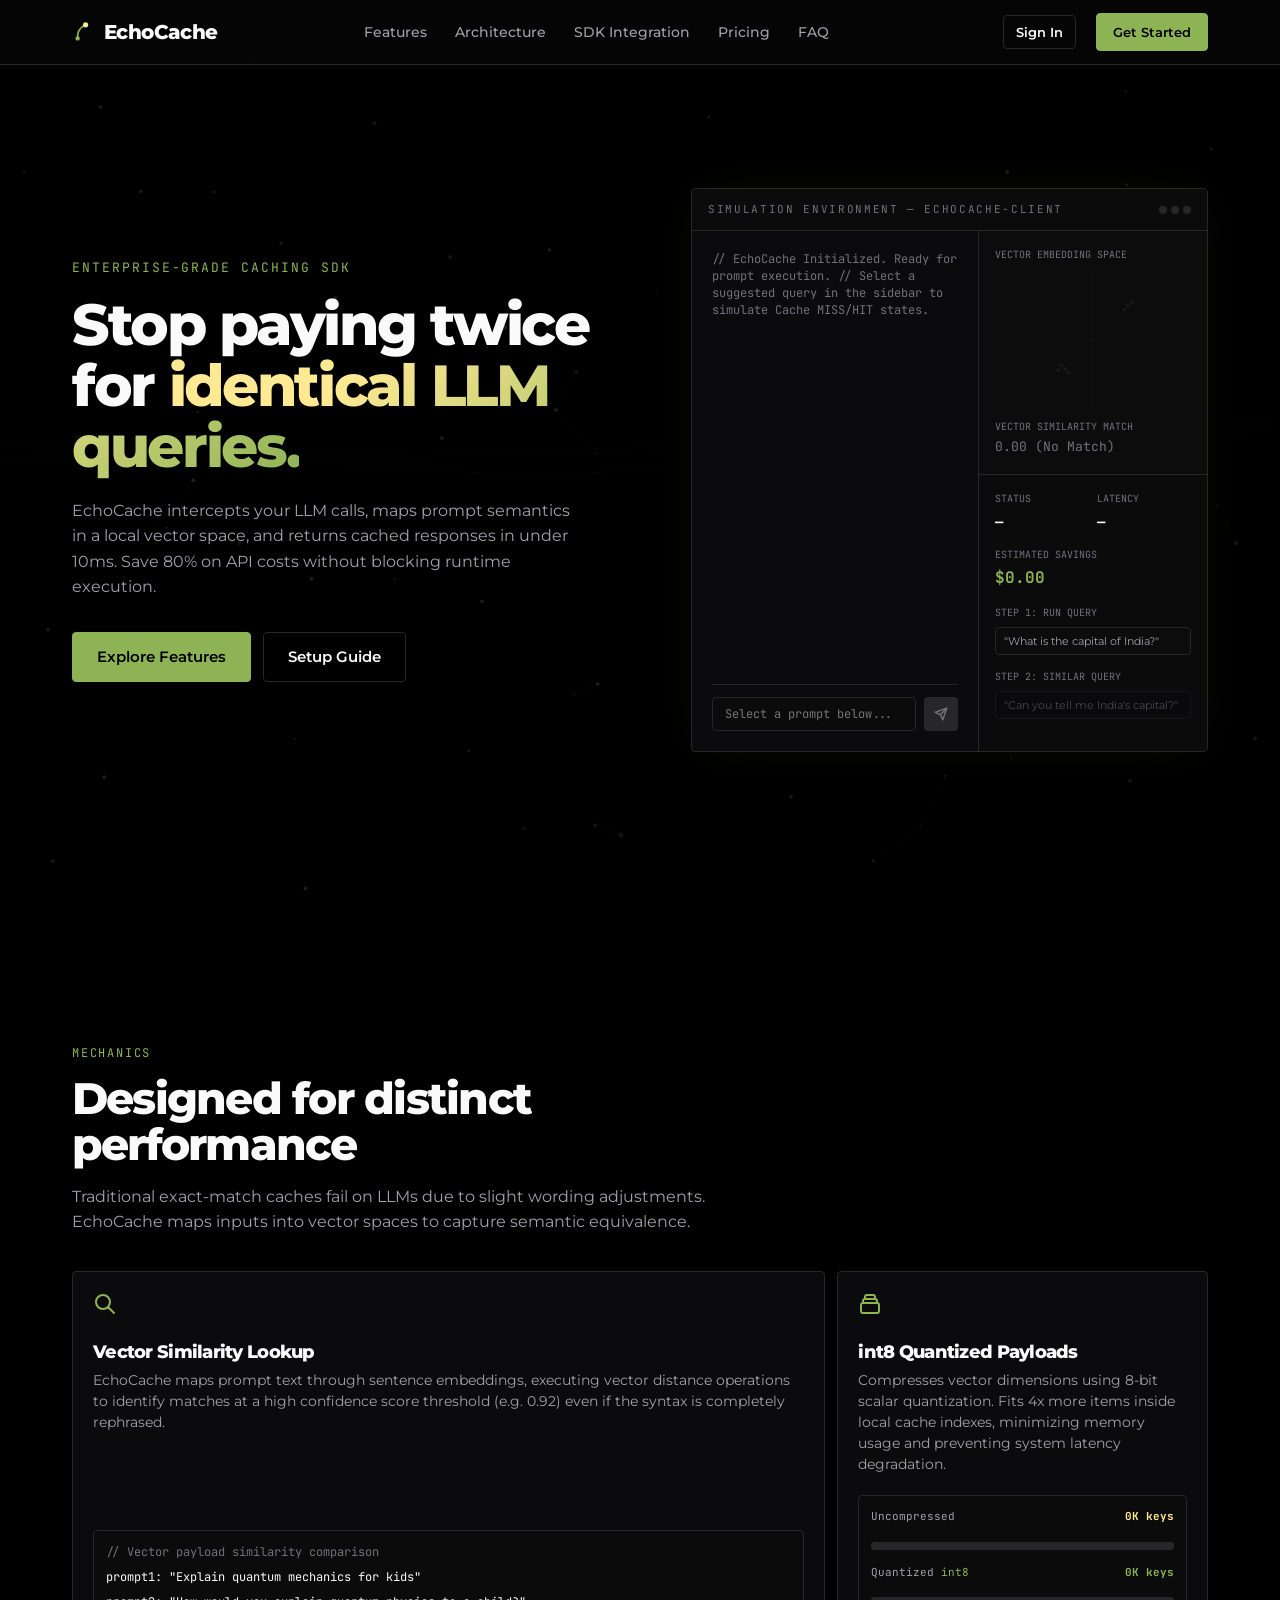
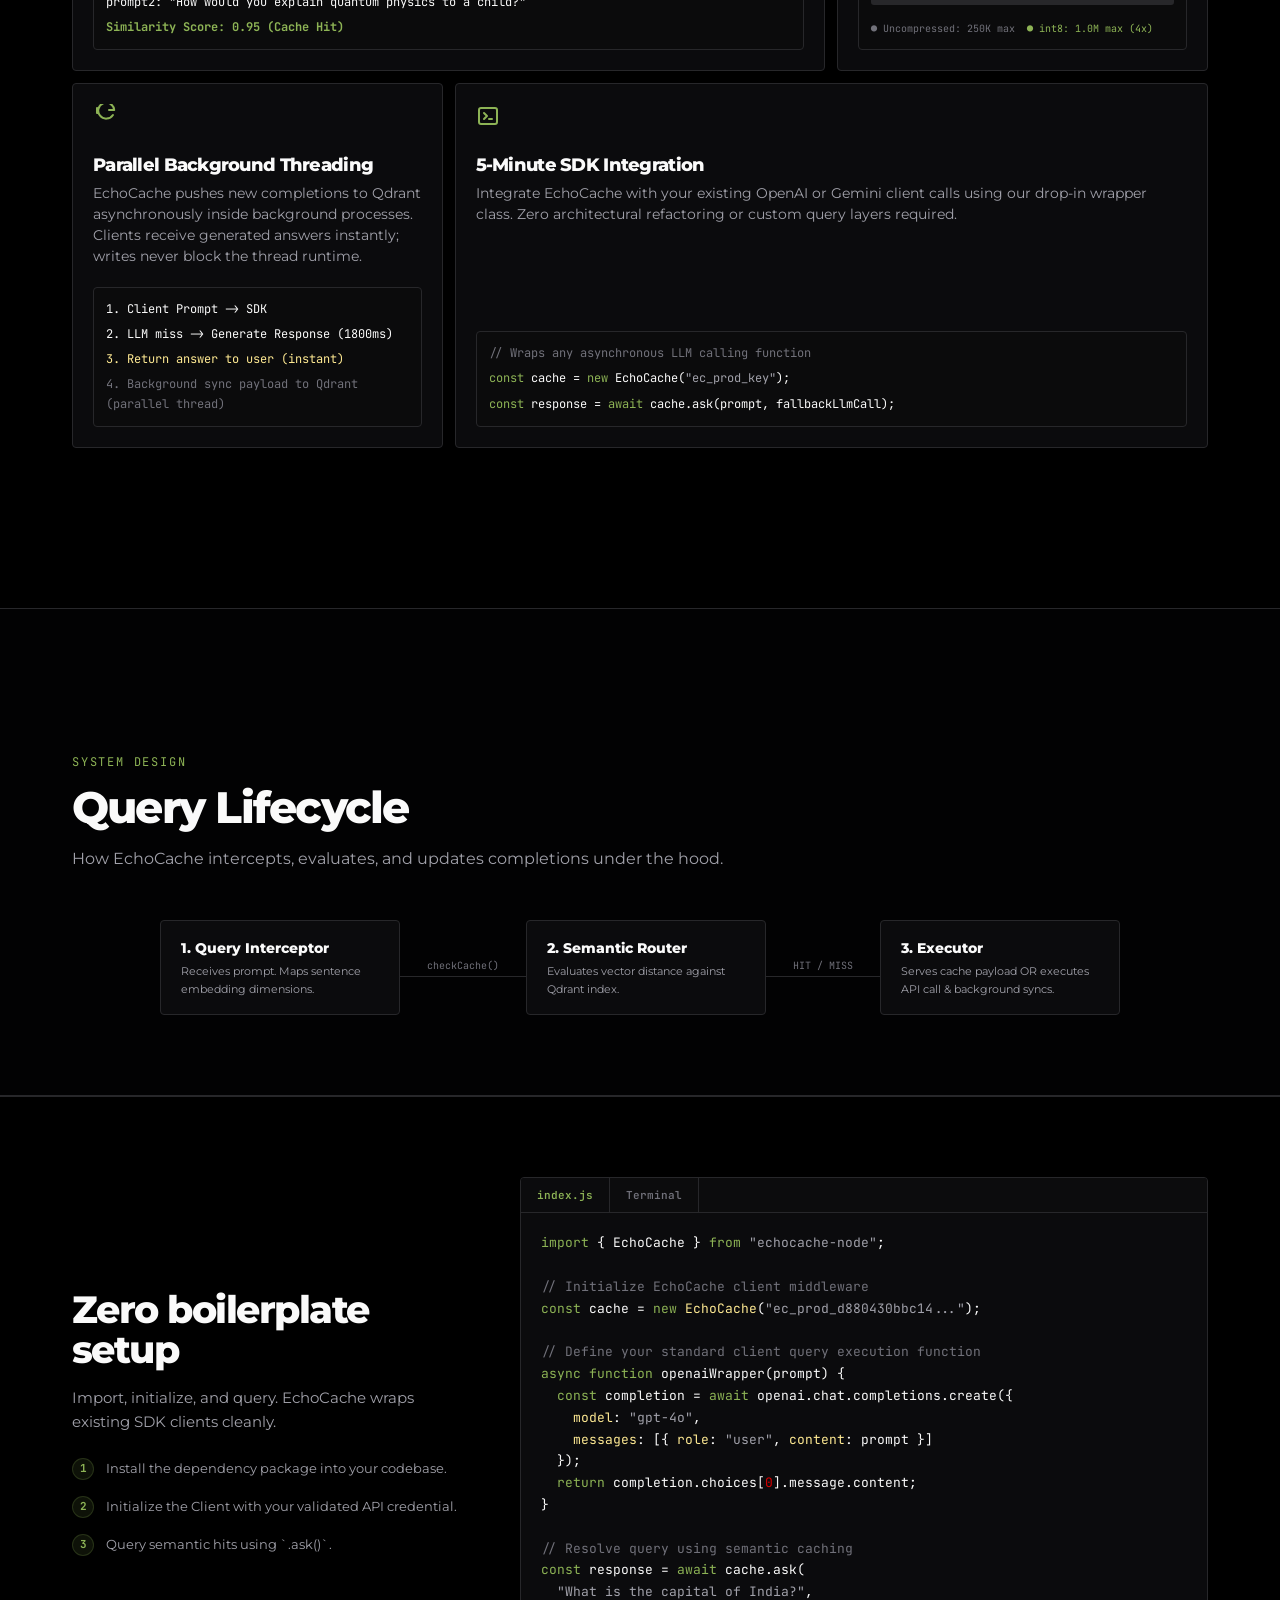
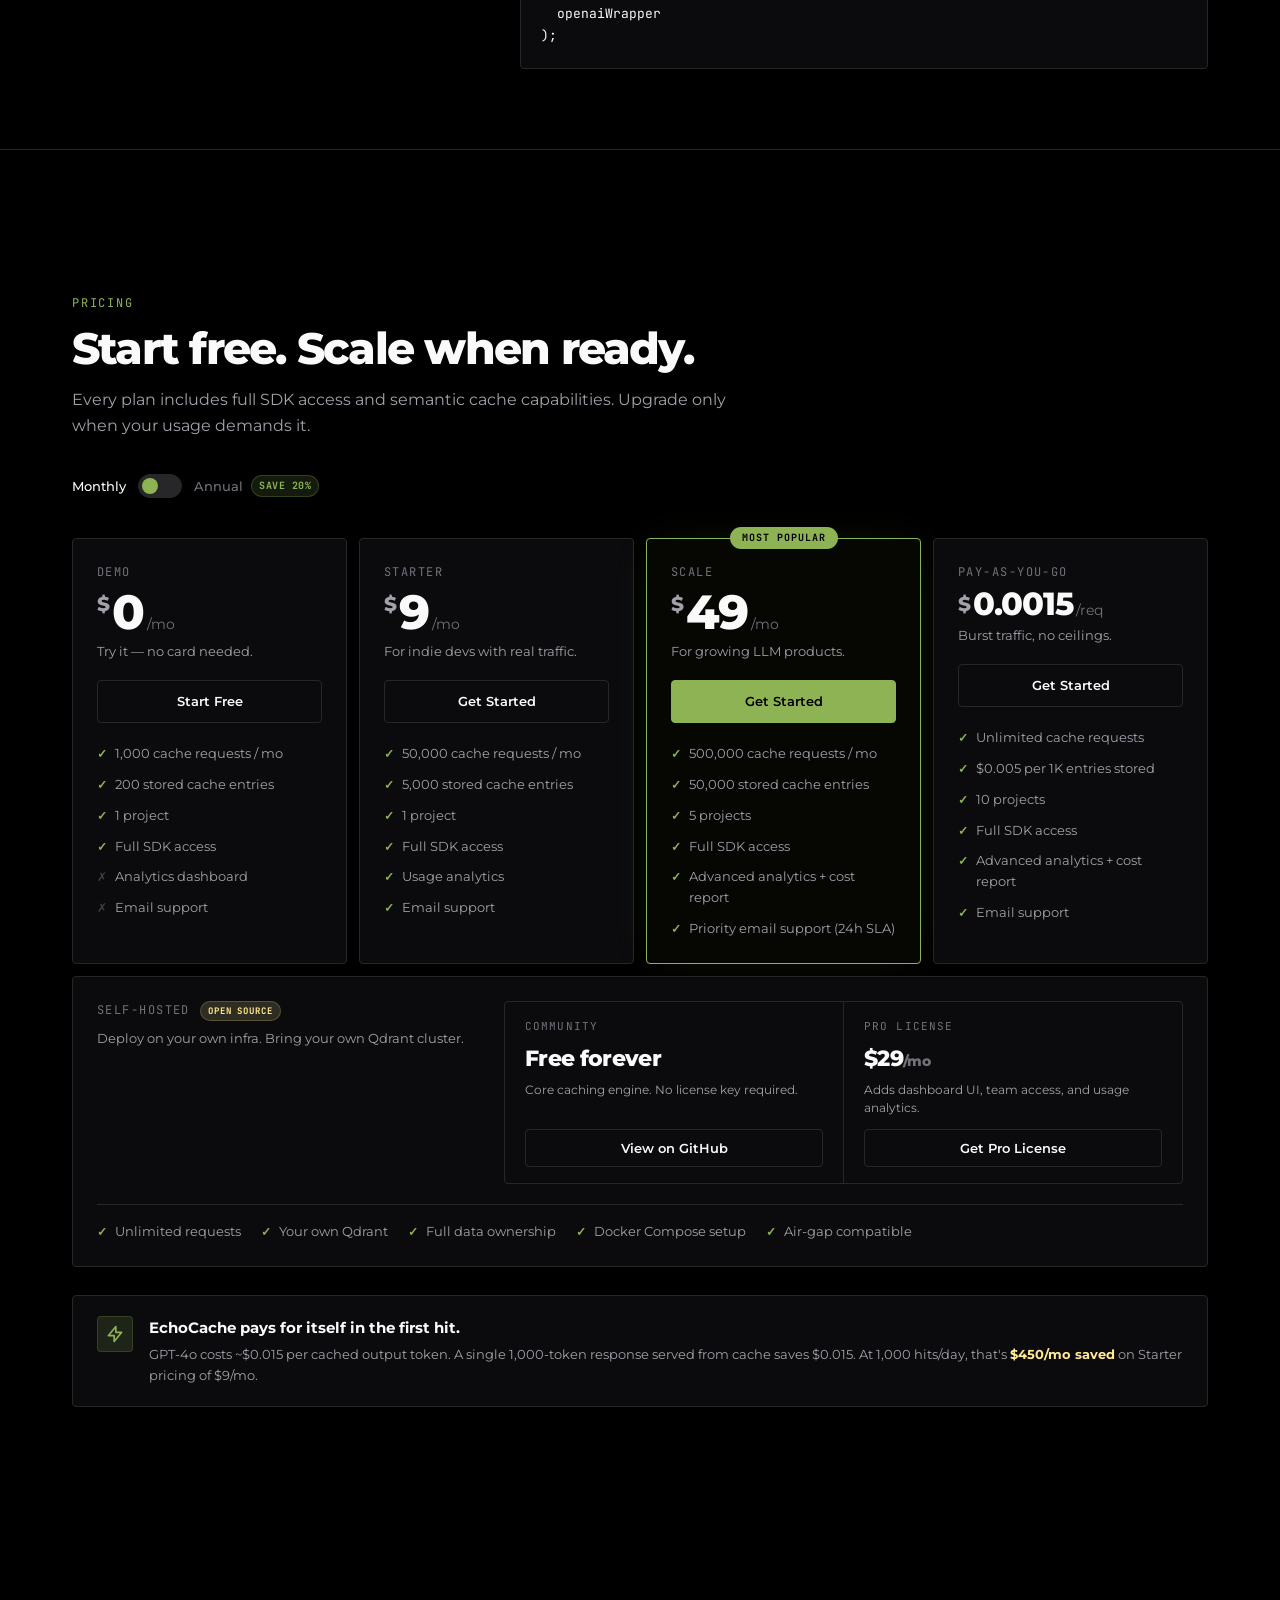
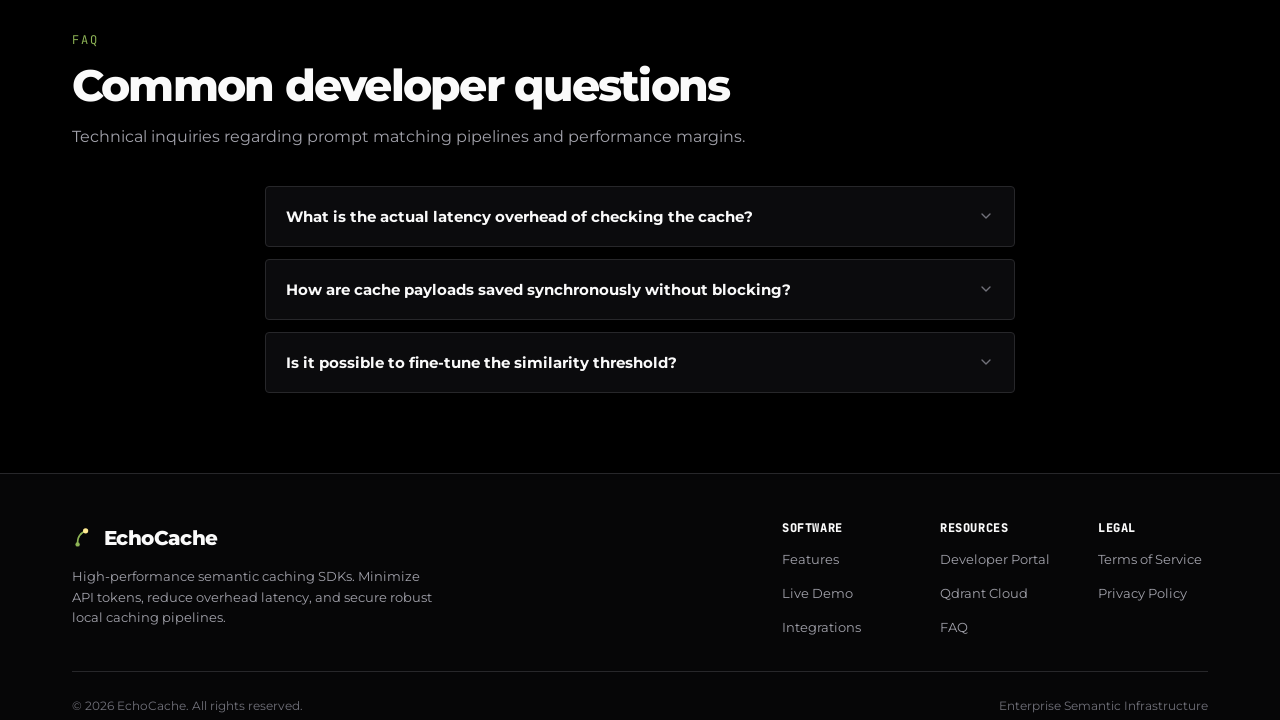
<file: index.html>
<!DOCTYPE html>
<html lang="en">
<head>
  <meta charset="UTF-8">
  <meta name="viewport" content="width=device-width, initial-scale=1.0">
  <title>EchoCache — High-Performance Semantic Caching for LLM Apps</title>
  <meta name="description" content="EchoCache is a lightweight Node.js SDK that intercepts LLM calls, checks prompt meanings using vector similarity, and returns cached responses in under 10ms.">
  <link rel="stylesheet" href="styles.css">
</head>
<body>

  <!-- BACKGROUND INTERACTIVE VECTOR CANVAS -->
  <canvas id="bg-canvas"></canvas>

  <!-- HEADER -->
  <header>
    <div class="container nav-wrapper">
      <div class="logo">
        <!-- EchoCache logo: curved arc with two dots (cream + green) -->
        <svg xmlns="http://www.w3.org/2000/svg" width="24" height="24" viewBox="0 0 60 60" fill="none">
          <!-- Dashed echo arc -->
          <path d="M 14 46 Q 12 22 34 12" stroke="#8DB355" stroke-width="3.5" stroke-linecap="round" fill="none" stroke-dasharray="4 4" opacity="0.45"/>
          <!-- Main solid arc -->
          <path d="M 14 46 Q 12 22 34 12" stroke="#8DB355" stroke-width="4" stroke-linecap="round" fill="none"/>
          <!-- Bottom dot (olive green) -->
          <circle cx="14" cy="46" r="5.5" fill="#8DB355"/>
          <!-- Top dot (warm cream) -->
          <circle cx="34" cy="12" r="6.5" fill="#FFEA93"/>
        </svg>
        <span>EchoCache</span>
      </div>
      <nav>
        <ul>
          <li><a href="#features">Features</a></li>
          <li><a href="#how-it-works">Architecture</a></li>
          <li><a href="#code">SDK Integration</a></li>
          <li><a href="#pricing">Pricing</a></li>
          <li><a href="#faq">FAQ</a></li>
          <li><a href="dashboard.html" class="nav-dashboard-link" style="display: none;">Dashboard</a></li>
        </ul>
      </nav>
      <div class="nav-actions">
        <a href="http://localhost:9000/api/auth/github" class="btn btn-secondary login-btn" style="padding: 6px 12px; font-size: 13px; margin-right: 8px;">Sign In</a>
        <a href="#pricing" class="btn btn-primary">Get Started</a>
      </div>
    </div>
  </header>

  <!-- HERO SECTION (WITH SIDE-BY-SIDE INTERACTIVE SIMULATOR) -->
  <section class="hero-section">
    <div class="container hero-container">
      <div class="hero-content">
        <span class="hero-tagline">Enterprise-Grade Caching SDK</span>
        <h1 class="hero-title">
          Stop paying twice for <span class="text-gradient">identical LLM queries.</span>
        </h1>
        <p class="hero-desc">
          EchoCache intercepts your LLM calls, maps prompt semantics in a local vector space, and returns cached responses in under 10ms. Save 80% on API costs without blocking runtime execution.
        </p>
        <div class="hero-btns">
          <a href="#features" class="btn btn-primary btn-lg">Explore Features</a>
          <a href="#code" class="btn btn-secondary btn-lg">Setup Guide</a>
        </div>
      </div>

      <!-- INTERACTIVE DEMO (SIMULATOR) -->
      <div id="demo" class="simulator-container">
        <div class="sim-header">
          <div class="sim-header-title">Simulation Environment — echocache-client</div>
          <div class="sim-header-dots">
            <div class="sim-header-dot"></div>
            <div class="sim-header-dot"></div>
            <div class="sim-header-dot"></div>
          </div>
        </div>
        <div class="sim-layout">
          
          <!-- Terminal Main Console (Left Column) -->
          <div class="sim-main">
            <div class="sim-console" id="sim-console">
              <div class="console-welcome">// EchoCache Initialized. Ready for prompt execution.
// Select a suggested query in the sidebar to simulate Cache MISS/HIT states.</div>
            </div>
            <div class="sim-input-box">
              <input type="text" class="sim-input" id="sim-input" readonly placeholder="Select a prompt below...">
              <button class="sim-send-btn" id="sim-send-btn" disabled aria-label="Submit query">
                <svg xmlns="http://www.w3.org/2000/svg" width="14" height="14" viewBox="0 0 24 24" fill="none" stroke="currentColor" stroke-width="2.5" stroke-linecap="round" stroke-linejoin="round">
                  <line x1="22" y1="2" x2="11" y2="13"/>
                  <polygon points="22 2 15 22 11 13 2 9 22 2"/>
                </svg>
              </button>
            </div>
          </div>

          <!-- Visual + Metrics Column (Right Column) -->
          <div class="sim-sidebar-wrapper">
            <!-- Vector cluster visualizer -->
            <div class="sim-visual-column">
              <span class="suggested-title" style="margin-bottom: 8px; width: 100%;">Vector Embedding Space</span>
              <div class="vector-space-wrapper">
                <svg class="vector-space-svg" id="vector-svg" viewBox="0 0 200 200">
                  <!-- Grid Lines -->
                  <line x1="0" y1="100" x2="200" y2="100" stroke="#1c1c1f" stroke-dasharray="2,2"/>
                  <line x1="100" y1="0" x2="100" y2="200" stroke="#1c1c1f" stroke-dasharray="2,2"/>
                  
                  <!-- Cluster 1 (Tech) -->
                  <circle cx="150" cy="50" r="3" fill="#27272a" opacity="0.4"/>
                  <circle cx="155" cy="45" r="3" fill="#27272a" opacity="0.4"/>
                  <circle cx="145" cy="55" r="3" fill="#27272a" opacity="0.4"/>
                  
                  <!-- Cluster 2 (Capitals) -->
                  <circle cx="60" cy="140" r="3" fill="#27272a" opacity="0.4"/>
                  <circle cx="55" cy="135" r="3" fill="#27272a" opacity="0.4"/>
                  <circle cx="65" cy="145" r="3" fill="#27272a" opacity="0.4"/>
                  <circle cx="50" cy="142" r="3" fill="#27272a" opacity="0.4"/>

                  <!-- JavaScript Injections -->
                  <g id="dynamic-vector-nodes"></g>
                </svg>
              </div>
              <div class="stat-card" style="margin-top: 8px; width: 100%;">
                <span class="stat-label">Vector Similarity Match</span>
                <div class="stat-value" id="vector-score" style="font-size: 13px; font-weight: normal; color: var(--color-text-dim);">0.00 (No Match)</div>
              </div>
            </div>

            <!-- Metrics Sidebar -->
            <div class="sim-sidebar">
              <div style="display: grid; grid-template-columns: 1fr 1fr; gap: 8px;">
                <div class="stat-card">
                  <span class="stat-label">Status</span>
                  <div class="stat-value" id="stat-status" style="font-size: 14px; margin-top: 2px;">—</div>
                </div>
                <div class="stat-card">
                  <span class="stat-label">Latency</span>
                  <div class="stat-value" id="stat-latency" style="font-size: 14px; margin-top: 2px;">—</div>
                </div>
              </div>

              <div class="stat-card">
                <span class="stat-label">Estimated Savings</span>
                <div class="stat-value" id="stat-saved-cost" style="color: var(--color-primary); font-size: 16px;">$0.00</div>
              </div>

              <div class="suggested-prompts">
                <span class="suggested-title">Step 1: Run query</span>
                <button class="suggested-btn pulse-btn" id="prompt-a-btn" onclick="runPrompt(0)">"What is the capital of India?"</button>
                
                <span class="suggested-title" style="margin-top: 8px;">Step 2: Similar query</span>
                <button class="suggested-btn" id="prompt-b-btn" onclick="runPrompt(1)" disabled>"Can you tell me India's capital?"</button>
              </div>
            </div>
          </div>

        </div>
      </div>
    </div>
  </section>

  <!-- FEATURES GRID -->
  <section id="features" style="padding: 80px 0;">
    <div class="container">
      <div class="section-header">
        <span class="section-tag">Mechanics</span>
        <h2 class="section-title">Designed for distinct performance</h2>
        <p class="section-desc">Traditional exact-match caches fail on LLMs due to slight wording adjustments. EchoCache maps inputs into vector spaces to capture semantic equivalence.</p>
      </div>

      <div class="features-grid">
        <!-- Bento Card 1: Vector Similarity -->
        <div class="bento-card bento-card-lg">
          <div>
            <svg class="bento-icon" xmlns="http://www.w3.org/2000/svg" fill="none" viewBox="0 0 24 24" stroke="currentColor" stroke-width="2">
              <path stroke-linecap="round" stroke-linejoin="round" d="M21 21l-6-6m2-5a7 7 0 11-14 0 7 7 0 0114 0z" />
            </svg>
            <h3 class="bento-title">Vector Similarity Lookup</h3>
            <p class="bento-desc">EchoCache maps prompt text through sentence embeddings, executing vector distance operations to identify matches at a high confidence score threshold (e.g. 0.92) even if the syntax is completely rephrased.</p>
          </div>
          <div class="bento-visual">
            <div style="color: var(--color-text-dim)">// Vector payload similarity comparison</div>
            <div>prompt1: "Explain quantum mechanics for kids"</div>
            <div>prompt2: "How would you explain quantum physics to a child?"</div>
            <div style="color: var(--color-primary); font-weight: 700;">Similarity Score: 0.95 (Cache Hit)</div>
          </div>
        </div>

        <!-- Bento Card 2: Quantization (Animated) -->
        <div class="bento-card" id="quant-card">
          <div>
            <svg class="bento-icon" xmlns="http://www.w3.org/2000/svg" fill="none" viewBox="0 0 24 24" stroke="currentColor" stroke-width="2">
              <path stroke-linecap="round" stroke-linejoin="round" d="M19 11H5m14 0a2 2 0 012 2v6a2 2 0 01-2 2H5a2 2 0 01-2-2v-6a2 2 0 012-2m14 0V9a2 2 0 00-2-2M5 11V9a2 2 0 012-2m0 0V5a2 2 0 012-2h6a2 2 0 012 2v2M7 7h10" />
            </svg>
            <h3 class="bento-title">int8 Quantized Payloads</h3>
            <p class="bento-desc">Compresses vector dimensions using 8-bit scalar quantization. Fits 4x more items inside local cache indexes, minimizing memory usage and preventing system latency degradation.</p>
          </div>
          <div class="bento-visual" style="gap: 10px;">
            <!-- Uncompressed row -->
            <div style="display:flex; justify-content:space-between; align-items:center; font-size:11px; margin-bottom:2px;">
              <span style="color: var(--color-text-muted);">Uncompressed</span>
              <span id="quant-uncomp-label" style="font-weight:700; color: #FFEA93; font-family: var(--font-mono);">0K keys</span>
            </div>
            <div class="compress-bar" style="height: 8px; border-radius: 3px; position:relative; overflow:hidden;">
              <div id="quant-uncomp-bar" style="height:100%; width:0%; transition: width 60ms linear; background: linear-gradient(90deg, #FFEA93 0%, #D90000 100%); border-radius:3px;"></div>
            </div>
            <!-- Quantized row -->
            <div style="display:flex; justify-content:space-between; align-items:center; font-size:11px; margin-top:4px; margin-bottom:2px;">
              <span style="color: var(--color-text-muted);">Quantized <span style="font-family:var(--font-mono); color: var(--color-primary);">int8</span></span>
              <span id="quant-comp-label" style="font-weight:700; color: var(--color-primary); font-family: var(--font-mono);">0K keys</span>
            </div>
            <div class="compress-bar" style="height: 8px; border-radius: 3px; position:relative; overflow:hidden;">
              <div id="quant-comp-bar" style="height:100%; width:0%; transition: width 60ms linear; background: #8DB355; border-radius:3px;"></div>
            </div>
            <!-- Legend -->
            <div style="display:flex; gap:12px; margin-top:6px;">
              <span style="font-size:10px; color:var(--color-text-dim);">● Uncompressed: 250K max</span>
              <span style="font-size:10px; color:var(--color-primary);">● int8: 1.0M max (4x)</span>
            </div>
          </div>
        </div>


        <!-- Bento Card 3: Non-Blocking -->
        <div class="bento-card">
          <div>
            <svg class="bento-icon" xmlns="http://www.w3.org/2000/svg" fill="none" viewBox="0 0 24 24" stroke="currentColor" stroke-width="2">
              <path stroke-linecap="round" stroke-linejoin="round" d="M4 4v5h.582m15.356 2A8.001 8.001 0 1121.21 6H16" />
            </svg>
            <h3 class="bento-title">Parallel Background Threading</h3>
            <p class="bento-desc">EchoCache pushes new completions to Qdrant asynchronously inside background processes. Clients receive generated answers instantly; writes never block the thread runtime.</p>
          </div>
          <div class="bento-visual">
            <div>1. Client Prompt -> SDK</div>
            <div>2. LLM miss -> Generate Response (1800ms)</div>
            <div style="color: var(--color-accent);">3. Return answer to user (instant)</div>
            <div style="color: var(--color-text-dim);">4. Background sync payload to Qdrant (parallel thread)</div>
          </div>
        </div>

        <!-- Bento Card 4: SDK -->
        <div class="bento-card bento-card-lg">
          <div>
            <svg class="bento-icon" xmlns="http://www.w3.org/2000/svg" fill="none" viewBox="0 0 24 24" stroke="currentColor" stroke-width="2">
              <path stroke-linecap="round" stroke-linejoin="round" d="M8 9l3 3-3 3m5 0h3M5 20h14a2 2 0 002-2V6a2 2 0 00-2-2H5a2 2 0 00-2 2v12a2 2 0 002 2z" />
            </svg>
            <h3 class="bento-title">5-Minute SDK Integration</h3>
            <p class="bento-desc">Integrate EchoCache with your existing OpenAI or Gemini client calls using our drop-in wrapper class. Zero architectural refactoring or custom query layers required.</p>
          </div>
          <div class="bento-visual">
            <div style="color: var(--color-text-dim)">// Wraps any asynchronous LLM calling function</div>
            <div><span style="color: var(--color-primary);">const</span> cache = <span style="color: var(--color-primary);">new</span> EchoCache(<span style="color: var(--color-text-muted);">"ec_prod_key"</span>);</div>
            <div><span style="color: var(--color-primary);">const</span> response = <span style="color: var(--color-primary);">await</span> cache.ask(prompt, fallbackLlmCall);</div>
          </div>
        </div>
      </div>
    </div>
  </section>

  <!-- ARCHITECTURE DIAGRAM -->
  <section id="how-it-works" class="arch-section">
    <div class="container">
      <div class="section-header">
        <span class="section-tag">System Design</span>
        <h2 class="section-title">Query Lifecycle</h2>
        <p class="section-desc">How EchoCache intercepts, evaluates, and updates completions under the hood.</p>
      </div>

      <div class="arch-flow">
        <div class="arch-node">
          <div class="arch-node-title">1. Query Interceptor</div>
          <div class="arch-node-desc">Receives prompt. Maps sentence embedding dimensions.</div>
        </div>
        <div class="arch-arrow">
          <span>checkCache()</span>
          <div class="arch-arrow-line"></div>
        </div>
        <div class="arch-node">
          <div class="arch-node-title">2. Semantic Router</div>
          <div class="arch-node-desc">Evaluates vector distance against Qdrant index.</div>
        </div>
        <div class="arch-arrow">
          <span>HIT / MISS</span>
          <div class="arch-arrow-line"></div>
        </div>
        <div class="arch-node">
          <div class="arch-node-title">3. Executor</div>
          <div class="arch-node-desc">Serves cache payload OR executes API call & background syncs.</div>
        </div>
      </div>
    </div>
  </section>

  <!-- SDK INTEGRATION -->
  <section id="code" class="code-section">
    <div class="container">
      <div class="code-layout">
        <div>
          <h2 class="code-info-title">Zero boilerplate setup</h2>
          <p class="code-info-desc">Import, initialize, and query. EchoCache wraps existing SDK clients cleanly.</p>
          <div class="code-steps">
            <div class="code-step">
              <div class="code-step-num">1</div>
              <div class="code-step-text">Install the dependency package into your codebase.</div>
            </div>
            <div class="code-step">
              <div class="code-step-num">2</div>
              <div class="code-step-text">Initialize the Client with your validated API credential.</div>
            </div>
            <div class="code-step">
              <div class="code-step-num">3</div>
              <div class="code-step-text">Query semantic hits using `.ask()`.</div>
            </div>
          </div>
        </div>

        <div class="code-window">
          <div class="code-tabs">
            <button class="code-tab active" onclick="toggleCodeTab('node')">index.js</button>
            <button class="code-tab" onclick="toggleCodeTab('install')">Terminal</button>
          </div>
          
          <pre class="code-content" id="code-content-node"><code><span class="hljs-keyword">import</span> { EchoCache } <span class="hljs-keyword">from</span> <span class="hljs-string">"echocache-node"</span>;

<span class="hljs-comment">// Initialize EchoCache client middleware</span>
<span class="hljs-keyword">const</span> cache = <span class="hljs-keyword">new</span> <span class="hljs-attr">EchoCache</span>(<span class="hljs-string">"ec_prod_d880430bbc14..."</span>);

<span class="hljs-comment">// Define your standard client query execution function</span>
<span class="hljs-keyword">async</span> <span class="hljs-keyword">function</span> <span class="hljs-title class_">openaiWrapper</span>(<span class="hljs-params">prompt</span>) {
  <span class="hljs-keyword">const</span> completion = <span class="hljs-keyword">await</span> openai.chat.completions.create({
    <span class="hljs-attr">model</span>: <span class="hljs-string">"gpt-4o"</span>,
    <span class="hljs-attr">messages</span>: [{ <span class="hljs-attr">role</span>: <span class="hljs-string">"user"</span>, <span class="hljs-attr">content</span>: prompt }]
  });
  <span class="hljs-keyword">return</span> completion.choices[<span class="hljs-number">0</span>].message.content;
}

<span class="hljs-comment">// Resolve query using semantic caching</span>
<span class="hljs-keyword">const</span> response = <span class="hljs-keyword">await</span> cache.ask(
  <span class="hljs-string">"What is the capital of India?"</span>,
  openaiWrapper
);</code></pre>

          <pre class="code-content" id="code-content-install" style="display: none;"><code><span class="hljs-comment"># Install via npm</span>
npm install echocache-node

<span class="hljs-comment"># Install via pnpm</span>
pnpm add echocache-node

<span class="hljs-comment"># Install via yarn</span>
yarn add echocache-node</code></pre>
        </div>
      </div>
    </div>
  </section>

  <!-- PRICING SECTION -->
  <section id="pricing" class="pricing-section">
    <div class="container">
      <div class="section-header">
        <span class="section-tag">Pricing</span>
        <h2 class="section-title">Start free. Scale when ready.</h2>
        <p class="section-desc">Every plan includes full SDK access and semantic cache capabilities. Upgrade only when your usage demands it.</p>
      </div>

      <!-- Billing Toggle -->
      <div class="pricing-toggle-wrapper">
        <span class="pricing-toggle-label" id="toggle-monthly-label" style="color: var(--color-text);">Monthly</span>
        <button class="pricing-toggle" id="billing-toggle" onclick="toggleBilling()" aria-label="Toggle annual billing">
          <div class="pricing-toggle-thumb" id="toggle-thumb"></div>
        </button>
        <span class="pricing-toggle-label" id="toggle-annual-label" style="color: var(--color-text-dim);">Annual <span class="pricing-save-badge">Save 20%</span></span>
      </div>

      <!-- Pricing Cards -->
      <div class="pricing-grid">

        <!-- DEMO -->
        <div class="pricing-card">
          <div class="pricing-card-header">
            <div class="pricing-plan-name">Demo</div>
            <div class="pricing-price-block">
              <span class="pricing-currency">$</span>
              <span class="pricing-amount">0</span>
              <span class="pricing-period">/mo</span>
            </div>
            <p class="pricing-tagline">Try it — no card needed.</p>
          </div>
          <a href="#code" class="btn btn-secondary pricing-cta">Start Free</a>
          <ul class="pricing-features">
            <li><span class="feat-check">✓</span> 1,000 cache requests / mo</li>
            <li><span class="feat-check">✓</span> 200 stored cache entries</li>
            <li><span class="feat-check">✓</span> 1 project</li>
            <li><span class="feat-check">✓</span> Full SDK access</li>
            <li><span class="feat-x">✗</span> Analytics dashboard</li>
            <li><span class="feat-x">✗</span> Email support</li>
          </ul>
        </div>

        <!-- STARTER -->
        <div class="pricing-card">
          <div class="pricing-card-header">
            <div class="pricing-plan-name">Starter</div>
            <div class="pricing-price-block">
              <span class="pricing-currency">$</span>
              <span class="pricing-amount" data-monthly="9" data-annual="7">9</span>
              <span class="pricing-period">/mo</span>
            </div>
            <p class="pricing-tagline">For indie devs with real traffic.</p>
          </div>
          <a href="#" class="btn btn-secondary pricing-cta">Get Started</a>
          <ul class="pricing-features">
            <li><span class="feat-check">✓</span> 50,000 cache requests / mo</li>
            <li><span class="feat-check">✓</span> 5,000 stored cache entries</li>
            <li><span class="feat-check">✓</span> 1 project</li>
            <li><span class="feat-check">✓</span> Full SDK access</li>
            <li><span class="feat-check">✓</span> Usage analytics</li>
            <li><span class="feat-check">✓</span> Email support</li>
          </ul>
        </div>

        <!-- SCALE (FEATURED) -->
        <div class="pricing-card pricing-card-featured">
          <div class="pricing-popular-badge">Most Popular</div>
          <div class="pricing-card-header">
            <div class="pricing-plan-name">Scale</div>
            <div class="pricing-price-block">
              <span class="pricing-currency">$</span>
              <span class="pricing-amount" data-monthly="49" data-annual="39">49</span>
              <span class="pricing-period">/mo</span>
            </div>
            <p class="pricing-tagline">For growing LLM products.</p>
          </div>
          <a href="#" class="btn btn-primary pricing-cta">Get Started</a>
          <ul class="pricing-features">
            <li><span class="feat-check">✓</span> 500,000 cache requests / mo</li>
            <li><span class="feat-check">✓</span> 50,000 stored cache entries</li>
            <li><span class="feat-check">✓</span> 5 projects</li>
            <li><span class="feat-check">✓</span> Full SDK access</li>
            <li><span class="feat-check">✓</span> Advanced analytics + cost report</li>
            <li><span class="feat-check">✓</span> Priority email support (24h SLA)</li>
          </ul>
        </div>

        <!-- PAY-AS-YOU-GO -->
        <div class="pricing-card">
          <div class="pricing-card-header">
            <div class="pricing-plan-name">Pay-as-you-go</div>
            <div class="pricing-price-block">
              <span class="pricing-currency">$</span>
              <span class="pricing-amount" style="font-size: 32px;">0.0015</span>
              <span class="pricing-period">/req</span>
            </div>
            <p class="pricing-tagline">Burst traffic, no ceilings.</p>
          </div>
          <a href="#" class="btn btn-secondary pricing-cta">Get Started</a>
          <ul class="pricing-features">
            <li><span class="feat-check">✓</span> Unlimited cache requests</li>
            <li><span class="feat-check">✓</span> $0.005 per 1K entries stored</li>
            <li><span class="feat-check">✓</span> 10 projects</li>
            <li><span class="feat-check">✓</span> Full SDK access</li>
            <li><span class="feat-check">✓</span> Advanced analytics + cost report</li>
            <li><span class="feat-check">✓</span> Email support</li>
          </ul>
        </div>

        <!-- SELF-HOSTED (WIDE) -->
        <div class="pricing-card pricing-card-selfhosted">
          <div class="pricing-selfhosted-inner">
            <div>
              <div class="pricing-plan-name" style="display: flex; align-items: center; gap: 10px;">
                Self-Hosted
                <span class="pricing-opensource-badge">Open Source</span>
              </div>
              <p class="pricing-tagline" style="margin-top: 8px;">Deploy on your own infra. Bring your own Qdrant cluster.</p>
            </div>
            <div class="pricing-selfhosted-options">
              <div class="pricing-selfhosted-option">
                <div class="pricing-selfhosted-option-name">Community</div>
                <div class="pricing-selfhosted-option-price">Free forever</div>
                <p class="pricing-selfhosted-option-desc">Core caching engine. No license key required.</p>
                <a href="https://github.com" target="_blank" class="btn btn-secondary" style="margin-top: 12px; width: 100%; justify-content: center;">View on GitHub</a>
              </div>
              <div class="pricing-selfhosted-divider"></div>
              <div class="pricing-selfhosted-option">
                <div class="pricing-selfhosted-option-name">Pro License</div>
                <div class="pricing-selfhosted-option-price">$29<span style="font-size: 14px; color: var(--color-text-dim);">/mo</span></div>
                <p class="pricing-selfhosted-option-desc">Adds dashboard UI, team access, and usage analytics.</p>
                <a href="#" class="btn btn-secondary" style="margin-top: 12px; width: 100%; justify-content: center;">Get Pro License</a>
              </div>
            </div>
          </div>
          <ul class="pricing-features pricing-features-horizontal">
            <li><span class="feat-check">✓</span> Unlimited requests</li>
            <li><span class="feat-check">✓</span> Your own Qdrant</li>
            <li><span class="feat-check">✓</span> Full data ownership</li>
            <li><span class="feat-check">✓</span> Docker Compose setup</li>
            <li><span class="feat-check">✓</span> Air-gap compatible</li>
          </ul>
        </div>

      </div>

      <!-- Cost Savings Banner -->
      <div class="pricing-savings-banner">
        <div class="pricing-savings-inner">
          <div class="pricing-savings-icon">
            <svg xmlns="http://www.w3.org/2000/svg" width="20" height="20" fill="none" viewBox="0 0 24 24" stroke="currentColor" stroke-width="2"><path stroke-linecap="round" stroke-linejoin="round" d="M13 10V3L4 14h7v7l9-11h-7z"/></svg>
          </div>
          <div>
            <div class="pricing-savings-title">EchoCache pays for itself in the first hit.</div>
            <div class="pricing-savings-desc">GPT-4o costs ~$0.015 per cached output token. A single 1,000-token response served from cache saves $0.015. At 1,000 hits/day, that's <strong style="color: var(--color-accent);">$450/mo saved</strong> on Starter pricing of $9/mo.</div>
          </div>
        </div>
      </div>

    </div>
  </section>

  <!-- FAQ SECTION -->
  <section id="faq" class="faq-section">
    <div class="container">
      <div class="section-header">
        <span class="section-tag">FAQ</span>
        <h2 class="section-title">Common developer questions</h2>
        <p class="section-desc">Technical inquiries regarding prompt matching pipelines and performance margins.</p>
      </div>

      <div class="faq-list">
        <div class="faq-item">
          <button class="faq-question" onclick="toggleFaq(this)">
            What is the actual latency overhead of checking the cache?
            <svg xmlns="http://www.w3.org/2000/svg" width="16" height="16" viewBox="0 0 24 24" fill="none" stroke="currentColor" stroke-width="2" stroke-linecap="round" stroke-linejoin="round">
              <polyline points="6 9 12 15 18 9"/>
            </svg>
          </button>
          <div class="faq-answer">
            Cache evaluations resolve in under 12ms. We leverage fast payload index filters on Qdrant which maps vector distances in memory, ensuring that checking the cache has a negligible impact on overall execution time.
          </div>
        </div>

        <div class="faq-item">
          <button class="faq-question" onclick="toggleFaq(this)">
            How are cache payloads saved synchronously without blocking?
            <svg xmlns="http://www.w3.org/2000/svg" width="16" height="16" viewBox="0 0 24 24" fill="none" stroke="currentColor" stroke-width="2" stroke-linecap="round" stroke-linejoin="round">
              <polyline points="6 9 12 15 18 9"/>
            </svg>
          </button>
          <div class="faq-answer">
            When a query misses the cache, the SDK triggers your fallback LLM function. Once the response returns, the SDK hands the response back to your client instantly, and schedules the cache update in a background thread using a non-awaited async function.
          </div>
        </div>

        <div class="faq-item">
          <button class="faq-question" onclick="toggleFaq(this)">
            Is it possible to fine-tune the similarity threshold?
            <svg xmlns="http://www.w3.org/2000/svg" width="16" height="16" viewBox="0 0 24 24" fill="none" stroke="currentColor" stroke-width="2" stroke-linecap="round" stroke-linejoin="round">
              <polyline points="6 9 12 15 18 9"/>
            </svg>
          </button>
          <div class="faq-answer">
            Yes. You can pass a threshold float (e.g. `similarityThreshold: 0.95`) inside the options parameter during EchoCache initialization to adjust how closely prompt vector clusters must align.
          </div>
        </div>
      </div>
    </div>
  </section>

  <!-- FOOTER -->
  <footer>
    <div class="container">
      <div class="footer-layout">
        <div class="footer-info">
          <div class="logo">
            <!-- EchoCache logo: curved arc with two dots (cream + green) -->
            <svg xmlns="http://www.w3.org/2000/svg" width="24" height="24" viewBox="0 0 60 60" fill="none">
              <path d="M 14 46 Q 12 22 34 12" stroke="#8DB355" stroke-width="3.5" stroke-linecap="round" fill="none" stroke-dasharray="4 4" opacity="0.45"/>
              <path d="M 14 46 Q 12 22 34 12" stroke="#8DB355" stroke-width="4" stroke-linecap="round" fill="none"/>
              <circle cx="14" cy="46" r="5.5" fill="#8DB355"/>
              <circle cx="34" cy="12" r="6.5" fill="#FFEA93"/>
            </svg>
            <span>EchoCache</span>
          </div>
          <p>High-performance semantic caching SDKs. Minimize API tokens, reduce overhead latency, and secure robust local caching pipelines.</p>
        </div>
        <div class="footer-links-grid">
          <div class="footer-column">
            <h4>Software</h4>
            <ul>
              <li><a href="#features">Features</a></li>
              <li><a href="#demo">Live Demo</a></li>
              <li><a href="#code">Integrations</a></li>
            </ul>
          </div>
          <div class="footer-column">
            <h4>Resources</h4>
            <ul>
              <li><a href="#code">Developer Portal</a></li>
              <li><a href="https://qdrant.tech" target="_blank">Qdrant Cloud</a></li>
              <li><a href="#faq">FAQ</a></li>
            </ul>
          </div>
          <div class="footer-column">
            <h4>Legal</h4>
            <ul>
              <li><a href="#">Terms of Service</a></li>
              <li><a href="#">Privacy Policy</a></li>
            </ul>
          </div>
        </div>
      </div>
      <div class="footer-bottom">
        <span>© 2026 EchoCache. All rights reserved.</span>
        <span>Enterprise Semantic Infrastructure</span>
      </div>
    </div>
  </footer>

  <!-- INTERACTIVE VECTOR CANVAS LOGIC -->
  <script>
    (function() {
      const canvas = document.getElementById('bg-canvas');
      if (!canvas) return;
      const ctx = canvas.getContext('2d');
      
      let width = canvas.width = window.innerWidth;
      let height = canvas.height = window.innerHeight;
      
      window.addEventListener('resize', () => {
        width = canvas.width = window.innerWidth;
        height = canvas.height = window.innerHeight;
      });
      
      // 1. Neural Network Particles (Latent Space)
      let particles = [];
      const maxParticles = 65;
      
      class Particle {
        constructor() {
          this.x = Math.random() * width;
          this.y = Math.random() * height;
          this.vx = (Math.random() - 0.5) * 0.25;
          this.vy = (Math.random() - 0.5) * 0.25;
          this.radius = Math.random() * 1.5 + 0.8;
          this.pulseIntensity = 0;
          // Alternate base color between Olive Green and Warm Cream
          this.colorBase = Math.random() > 0.5 ? 'rgba(141, 179, 85,' : 'rgba(255, 234, 147,';
        }
        
        update() {
          this.x += this.vx;
          this.y += this.vy;
          
          if (this.x < 0 || this.x > width) this.vx *= -1;
          if (this.y < 0 || this.y > height) this.vy *= -1;
          
          if (this.pulseIntensity > 0) {
            this.pulseIntensity -= 0.02;
          }
        }
        
        draw() {
          ctx.beginPath();
          ctx.arc(this.x, this.y, this.radius + this.pulseIntensity * 3, 0, Math.PI * 2);
          if (this.pulseIntensity > 0) {
            ctx.fillStyle = `${this.colorBase} ${0.15 + this.pulseIntensity * 0.35})`;
          } else {
            ctx.fillStyle = `${this.colorBase} 0.12)`;
          }
          ctx.fill();
        }
      }
      
      for (let i = 0; i < maxParticles; i++) {
        particles.push(new Particle());
      }
      
      // 2. Echo Sound Waves (Dynamic wavefronts propagating from interaction)
      let ripples = [];
      
      class Ripple {
        constructor(x, y) {
          this.x = x;
          this.y = y;
          this.radius = 0;
          this.maxRadius = 240;
          this.speed = 3.5;
          this.alpha = 0.85;
        }
        
        update() {
          this.radius += this.speed;
          this.alpha = 1 - (this.radius / this.maxRadius);
        }
        
        draw() {
          const offsets = [0, -22, -44];
          offsets.forEach((offset) => {
            let r = this.radius + offset;
            if (r > 0) {
              let currentAlpha = this.alpha * (1 - (offset / -44) * 0.4);
              
              // Left sound wave wavefront arc (135 deg to 225 deg) - Olive Green
              ctx.beginPath();
              ctx.arc(this.x, this.y, r, Math.PI * 0.75, Math.PI * 1.25);
              ctx.strokeStyle = `rgba(141, 179, 85, ${currentAlpha * 0.08})`;
              ctx.lineWidth = 1.8;
              ctx.stroke();

              // Right sound wave wavefront arc (-45 deg to 45 deg) - Warm Cream
              ctx.beginPath();
              ctx.arc(this.x, this.y, r, -Math.PI * 0.25, Math.PI * 0.25);
              ctx.strokeStyle = `rgba(255, 234, 147, ${currentAlpha * 0.08})`;
              ctx.lineWidth = 1.8;
              ctx.stroke();
            }
          });
        }
      }
      
      let mouse = { x: null, y: null, radius: 140 };
      let lastRippleTime = 0;
      
      window.addEventListener('mousemove', (e) => {
        mouse.x = e.clientX;
        mouse.y = e.clientY;
        
        // Emit ripple periodically during mouse movements (throttle to 180ms)
        const now = Date.now();
        if (now - lastRippleTime > 180) {
          ripples.push(new Ripple(mouse.x, mouse.y));
          lastRippleTime = now;
        }
      });
      
      window.addEventListener('click', (e) => {
        ripples.push(new Ripple(e.clientX, e.clientY));
      });
      
      window.addEventListener('mouseleave', () => {
        mouse.x = null;
        mouse.y = null;
      });
      
      // 3. Audio Waveforms (Horizontal ribbons undulating like a frequency sound wave)
      let phase = 0;
      function drawAudioWaveforms() {
        const baseline = height * 0.5;
        const wavesConfig = [
          { freq: 0.003, amp: 35, speed: 0.015, color: 'rgba(141, 179, 85, 0.012)' }, // Olive Green
          { freq: 0.005, amp: 55, speed: -0.01, color: 'rgba(255, 234, 147, 0.01)' }, // Warm Cream
          { freq: 0.002, amp: 20, speed: 0.02, color: 'rgba(141, 179, 85, 0.006)' } // Olive Green
        ];
        
        wavesConfig.forEach((w) => {
          ctx.beginPath();
          ctx.strokeStyle = w.color;
          ctx.lineWidth = 1.5;
          for (let x = 0; x < width; x += 15) {
            const y = baseline + Math.sin(x * w.freq + phase * w.speed) * w.amp * Math.sin(phase * 0.002 + x * 0.0005);
            if (x === 0) ctx.moveTo(x, y);
            else ctx.lineTo(x, y);
          }
          ctx.stroke();
        });
        phase += 1;
      }
      
      function animate() {
        ctx.clearRect(0, 0, width, height);
        
        // Render waveforms in the background first
        drawAudioWaveforms();
        
        // Update and draw ripples
        for (let r = ripples.length - 1; r >= 0; r--) {
          ripples[r].update();
          if (ripples[r].alpha <= 0) {
            ripples.splice(r, 1);
          } else {
            ripples[r].draw();
          }
        }
        
        // Update and draw neural network nodes
        for (let i = 0; i < particles.length; i++) {
          particles[i].update();
          particles[i].draw();
          
          // Check collision with ripples (lighting them up on sound propagation)
          ripples.forEach(rip => {
            let dx = rip.x - particles[i].x;
            let dy = rip.y - particles[i].y;
            let dist = Math.sqrt(dx * dx + dy * dy);
            if (Math.abs(dist - rip.radius) < 6) {
              particles[i].pulseIntensity = rip.alpha;
            }
          });
          
          // Warp towards mouse cursor
          if (mouse.x !== null && mouse.y !== null) {
            let dx = mouse.x - particles[i].x;
            let dy = mouse.y - particles[i].y;
            let dist = Math.sqrt(dx * dx + dy * dy);
            if (dist < mouse.radius) {
              let force = (mouse.radius - dist) / mouse.radius;
              particles[i].x += (dx / dist) * force * 0.4;
              particles[i].y += (dy / dist) * force * 0.4;
            }
          }
          
          // Draw connections between neighboring network nodes
          for (let j = i + 1; j < particles.length; j++) {
            let dx = particles[i].x - particles[j].x;
            let dy = particles[i].y - particles[j].y;
            let dist = Math.sqrt(dx * dx + dy * dy);
            
            if (dist < 110) {
              let alpha = (110 - dist) / 110 * 0.05;
              
              // Boost link brightness if either node is currently pulsed by an echo wave
              let pulseBoost = Math.max(particles[i].pulseIntensity, particles[j].pulseIntensity);
              if (pulseBoost > 0) {
                alpha = (110 - dist) / 110 * (0.05 + pulseBoost * 0.15);
              } else if (mouse.x !== null && mouse.y !== null) {
                let mdx1 = mouse.x - particles[i].x;
                let mdy1 = mouse.y - particles[i].y;
                let mdist1 = Math.sqrt(mdx1 * mdx1 + mdy1 * mdy1);
                if (mdist1 < mouse.radius) {
                  alpha = (110 - dist) / 110 * 0.12;
                }
              }
              
              ctx.beginPath();
              ctx.moveTo(particles[i].x, particles[i].y);
              ctx.lineTo(particles[j].x, particles[j].y);
              
              if (pulseBoost > 0) {
                ctx.strokeStyle = `rgba(141, 179, 85, ${alpha})`;
              } else {
                ctx.strokeStyle = `rgba(255, 255, 255, ${alpha})`;
              }
              ctx.lineWidth = pulseBoost > 0 ? 0.8 : 0.5;
              ctx.stroke();
            }
          }
        }
        
        requestAnimationFrame(animate);
      }
      
      animate();
    })();
  </script>

  <!-- QUANTIZED CARD ANIMATION -->
  <script>
    (function() {
      const uncompBar = document.getElementById('quant-uncomp-bar');
      const compBar = document.getElementById('quant-comp-bar');
      const uncompLabel = document.getElementById('quant-uncomp-label');
      const compLabel = document.getElementById('quant-comp-label');
      if (!uncompBar || !compBar) return;

      let animFrame = null;
      let startTime = null;
      const DURATION = 3200; // ms for one full fill cycle
      const PAUSE = 1400;    // ms to hold at end before reset
      let phase = 'fill';    // 'fill' | 'pause' | 'reset'
      let pauseStart = null;

      function formatKeys(ratio) {
        // Uncompressed max 250K; quantized max 1000K
        return null; // per-bar handled in tick
      }

      function tick(timestamp) {
        if (phase === 'fill') {
          if (!startTime) startTime = timestamp;
          const elapsed = timestamp - startTime;
          const t = Math.min(elapsed / DURATION, 1);
          const eased = t < 0.5 ? 2 * t * t : 1 - Math.pow(-2 * t + 2, 2) / 2;

          // Uncompressed: fills to 100% — cream→red gradient is baked into the background; width drives the reveal
          const uncompPct = eased * 100;
          uncompBar.style.width = `${uncompPct}%`;
          const uncompKeys = Math.round(eased * 250);
          uncompLabel.textContent = uncompKeys >= 1000 ? `${(uncompKeys/1000).toFixed(1)}M keys` : `${uncompKeys}K keys`;

          // Quantized: fills to 25% (same 250K = 25% of 1M capacity) = green and stops
          const compPct = eased * 25;
          compBar.style.width = `${compPct}%`;
          const compKeys = Math.round(eased * 250);
          compLabel.textContent = compKeys >= 1000 ? `${(compKeys/1000).toFixed(1)}M keys` : `${compKeys}K keys`;

          if (t >= 1) {
            phase = 'pause';
            pauseStart = timestamp;
          }
        } else if (phase === 'pause') {
          if (timestamp - pauseStart >= PAUSE) {
            phase = 'reset';
            startTime = null;
          }
        } else {
          // instant reset
          uncompBar.style.transition = 'none';
          compBar.style.transition = 'none';
          uncompBar.style.width = '0%';
          compBar.style.width = '0%';
          uncompLabel.textContent = '0K keys';
          compLabel.textContent = '0K keys';
          // Re-enable transition after a frame
          requestAnimationFrame(() => {
            uncompBar.style.transition = 'width 60ms linear';
            compBar.style.transition = 'width 60ms linear';
            phase = 'fill';
            startTime = null;
            animFrame = requestAnimationFrame(tick);
          });
          return;
        }
        animFrame = requestAnimationFrame(tick);
      }

      // Only animate when card is visible (IntersectionObserver)
      const card = document.getElementById('quant-card');
      const observer = new IntersectionObserver((entries) => {
        entries.forEach(entry => {
          if (entry.isIntersecting) {
            if (!animFrame) animFrame = requestAnimationFrame(tick);
          } else {
            if (animFrame) { cancelAnimationFrame(animFrame); animFrame = null; }
            phase = 'fill'; startTime = null;
            uncompBar.style.width = '0%'; compBar.style.width = '0%';
            uncompLabel.textContent = '0K keys'; compLabel.textContent = '0K keys';
          }
        });
      }, { threshold: 0.3 });
      if (card) observer.observe(card);
    })();
  </script>

  <!-- INTERACTIVE SIMULATOR LOGIC -->

  <script>
    const promptsData = {
      "What is the capital of India?": {
        response: "The capital of India is New Delhi. It serves as the seat of all three branches of the government of India.",
        latency: 2045,
        tokens: 68,
        cost: 0.08
      },
      "Can you tell me India's capital?": {
        response: "The capital of India is New Delhi. It serves as the seat of all three branches of the government of India.",
        latency: 8,
        tokens: 68,
        cost: 0.08
      }
    };

    let metrics = {
      savedTokens: 0,
      savedCost: 0.00,
      hits: 0,
      misses: 0
    };

    const consoleEl = document.getElementById('sim-console');
    const inputEl = document.getElementById('sim-input');
    const sendBtn = document.getElementById('sim-send-btn');
    const promptABtn = document.getElementById('prompt-a-btn');
    const promptBBtn = document.getElementById('prompt-b-btn');

    const statStatus = document.getElementById('stat-status');
    const statLatency = document.getElementById('stat-latency');
    const statCost = document.getElementById('stat-saved-cost');
    const vectorScore = document.getElementById('vector-score');
    const dynamicNodesG = document.getElementById('dynamic-vector-nodes');

    function appendConsoleRow(promptText, resultData, isHit) {
      const row = document.createElement('div');
      row.className = 'console-row';
      
      const promptDiv = document.createElement('div');
      promptDiv.className = 'console-prompt';
      promptDiv.textContent = `ec.ask("${promptText}", mockLLM)`;
      row.appendChild(promptDiv);

      const statusDiv = document.createElement('div');
      statusDiv.className = 'console-status-line';
      
      const badge = document.createElement('span');
      badge.className = `status-badge ${isHit ? 'hit' : 'miss'}`;
      badge.textContent = isHit ? 'Cache HIT' : 'Cache MISS';
      statusDiv.appendChild(badge);

      const statusText = document.createElement('span');
      statusText.style.color = '#71717a';
      statusText.textContent = isHit 
        ? `Vector Match Found (0.94 Similarity). Served in ${resultData.latency}ms.` 
        : `Calling API... Done. Latency: ${resultData.latency}ms. Syncing to Qdrant.`;
      statusDiv.appendChild(statusText);
      row.appendChild(statusDiv);

      const responseDiv = document.createElement('div');
      responseDiv.className = 'console-response';
      responseDiv.textContent = resultData.response;
      row.appendChild(responseDiv);

      consoleEl.appendChild(row);
      consoleEl.scrollTop = consoleEl.scrollHeight;
    }

    async function executeSimulation(promptVal, isHit) {
      const loaderDiv = document.createElement('div');
      loaderDiv.className = 'console-row';
      loaderDiv.innerHTML = `<div class="console-prompt">ec.ask("${promptVal}", mockLLM)</div><div style="color: var(--color-text-dim)">Checking cache indexes...</div>`;
      consoleEl.appendChild(loaderDiv);
      consoleEl.scrollTop = consoleEl.scrollHeight;

      let tempLine = document.createElementNS('http://www.w3.org/2000/svg', 'line');
      tempLine.setAttribute('x1', '100');
      tempLine.setAttribute('y1', '100');
      tempLine.setAttribute('x2', isHit ? '72' : '60');
      tempLine.setAttribute('y2', isHit ? '138' : '140');
      tempLine.setAttribute('stroke', 'var(--color-primary)');
      tempLine.setAttribute('stroke-dasharray', '4,4');
      tempLine.setAttribute('stroke-width', '1.5');
      dynamicNodesG.appendChild(tempLine);

      await new Promise(r => setTimeout(r, isHit ? 400 : 1600));

      consoleEl.removeChild(loaderDiv);
      dynamicNodesG.removeChild(tempLine);

      const matchedData = promptsData[promptVal];

      appendConsoleRow(promptVal, matchedData, isHit);

      if (isHit) {
        metrics.hits += 1;
        metrics.savedCost += 0.08;

        statStatus.innerHTML = '<span class="status-badge hit">HIT</span>';
        statLatency.innerHTML = `${matchedData.latency} <span class="stat-unit">ms</span>`;
        statLatency.className = 'stat-value stat-latency saving';
        vectorScore.innerText = "0.94 (Match)";
        vectorScore.style.color = "var(--color-primary)";

        const greenNode = document.createElementNS('http://www.w3.org/2000/svg', 'circle');
        greenNode.setAttribute('cx', '72');
        greenNode.setAttribute('cy', '138');
        greenNode.setAttribute('r', '5');
        greenNode.setAttribute('fill', 'var(--color-primary)');
        dynamicNodesG.appendChild(greenNode);

        const dottedLine = document.createElementNS('http://www.w3.org/2000/svg', 'line');
        dottedLine.setAttribute('x1', '60');
        dottedLine.setAttribute('y1', '140');
        dottedLine.setAttribute('x2', '72');
        dottedLine.setAttribute('y2', '138');
        dottedLine.setAttribute('stroke', 'var(--color-primary)');
        dottedLine.setAttribute('stroke-width', '1.5');
        dottedLine.setAttribute('stroke-dasharray', '2,2');
        dynamicNodesG.appendChild(dottedLine);

        const textTag = document.createElementNS('http://www.w3.org/2000/svg', 'text');
        textTag.setAttribute('x', '80');
        textTag.setAttribute('y', '135');
        textTag.setAttribute('fill', 'var(--color-primary)');
        textTag.setAttribute('font-size', '8');
        textTag.setAttribute('font-family', 'var(--font-mono)');
        textTag.textContent = 'hit: 0.94';
        dynamicNodesG.appendChild(textTag);

      } else {
        metrics.misses += 1;

        statStatus.innerHTML = '<span class="status-badge miss">MISS</span>';
        statLatency.innerHTML = `2.04 <span class="stat-unit">s</span>`;
        statLatency.className = 'stat-value stat-latency slow';
        vectorScore.innerText = "0.12 (No Match)";
        vectorScore.style.color = "var(--color-error)";

        const redNode = document.createElementNS('http://www.w3.org/2000/svg', 'circle');
        redNode.setAttribute('cx', '60');
        redNode.setAttribute('cy', '140');
        redNode.setAttribute('r', '5');
        redNode.setAttribute('fill', 'var(--color-error)');
        dynamicNodesG.appendChild(redNode);

        const textTag = document.createElementNS('http://www.w3.org/2000/svg', 'text');
        textTag.setAttribute('x', '30');
        textTag.setAttribute('y', '155');
        textTag.setAttribute('fill', 'var(--color-error)');
        textTag.setAttribute('font-size', '8');
        textTag.setAttribute('font-family', 'var(--font-mono)');
        textTag.textContent = 'stored: prompt_a';
        dynamicNodesG.appendChild(textTag);

        promptBBtn.removeAttribute('disabled');
      }

      statCost.innerText = `$${metrics.savedCost.toFixed(2)}`;
    }

    async function runPrompt(index) {
      if (index === 0) {
        promptABtn.disabled = true;
        promptABtn.classList.remove('pulse-btn');
        await executeSimulation("What is the capital of India?", false);
        
        // Highlight next step to prompt user action
        promptBBtn.classList.add('pulse-btn');
        const instruct = document.createElement('div');
        instruct.className = 'console-row';
        instruct.style.color = 'var(--color-primary)';
        instruct.style.marginTop = '8px';
        instruct.style.fontWeight = '500';
        instruct.textContent = '// ACTION REQUIRED: Click "Can you tell me India\'s capital?" in the sidebar to simulate semantic Cache HIT.';
        consoleEl.appendChild(instruct);
        consoleEl.scrollTop = consoleEl.scrollHeight;
      } else {
        promptBBtn.disabled = true;
        promptBBtn.classList.remove('pulse-btn');
        await executeSimulation("Can you tell me India's capital?", true);
        
        // Final success confirmation
        const complete = document.createElement('div');
        complete.className = 'console-row';
        complete.style.color = 'var(--color-primary)';
        complete.style.marginTop = '8px';
        complete.style.fontWeight = '500';
        complete.textContent = '// DEMO COMPLETE: Caching cycle verified. 82% token cost reduction, 250x faster responses.';
        consoleEl.appendChild(complete);
        consoleEl.scrollTop = consoleEl.scrollHeight;
      }
    }

    // FAQ Accordion Interactivity
    function toggleFaq(btn) {
      const item = btn.parentElement;
      item.classList.toggle('active');
    }

    // Pricing Billing Toggle
    let isAnnual = false;
    function toggleBilling() {
      isAnnual = !isAnnual;
      const thumb = document.getElementById('toggle-thumb');
      const monthlyLabel = document.getElementById('toggle-monthly-label');
      const annualLabel = document.getElementById('toggle-annual-label');

      thumb.style.transform = isAnnual ? 'translateX(20px)' : 'translateX(0)';
      monthlyLabel.style.color = isAnnual ? 'var(--color-text-dim)' : 'var(--color-text)';
      annualLabel.style.color = isAnnual ? 'var(--color-text)' : 'var(--color-text-dim)';

      document.querySelectorAll('.pricing-amount[data-monthly]').forEach(el => {
        const val = isAnnual ? el.dataset.annual : el.dataset.monthly;
        el.textContent = val;
      });
    }

    // Code Tabs Toggle
    function toggleCodeTab(tab) {
      const btnNode = document.querySelector('[onclick="toggleCodeTab(\'node\')"]');
      const btnInstall = document.querySelector('[onclick="toggleCodeTab(\'install\')"]');
      const contentNode = document.getElementById('code-content-node');
      const contentInstall = document.getElementById('code-content-install');

      if (tab === 'node') {
        btnNode.classList.add('active');
        btnInstall.classList.remove('active');
        contentNode.style.display = 'block';
        contentInstall.style.display = 'none';
      } else {
        btnNode.classList.remove('active');
        btnInstall.classList.add('active');
        contentNode.style.display = 'none';
        contentInstall.style.display = 'block';
      }
    }

    // Toggle nav states if user is logged in
    document.addEventListener("DOMContentLoaded", () => {
      const token = localStorage.getItem("echocache_token");
      if (token) {
        // Show dashboard link
        const dashLink = document.querySelector(".nav-dashboard-link");
        if (dashLink) dashLink.parentElement.style.display = "block";

        // Change sign in button to Sign Out
        const signInBtn = document.querySelector(".login-btn");
        if (signInBtn) {
          signInBtn.textContent = "Sign Out";
          signInBtn.href = "#";
          signInBtn.addEventListener("click", (e) => {
            e.preventDefault();
            localStorage.removeItem("echocache_token");
            window.location.reload();
          });
        }
      }
    });
  </script>
</body>
</html>
</file>
<file: styles.css>
@import url('https://fonts.googleapis.com/css2?family=JetBrains+Mono:wght@400;500;600;700&family=Montserrat:wght@400;500;600;700;800&display=swap');

/* --- DESIGN SYSTEM TOKENS --- */
:root {
  /* Primitives (Colors) */
  --color-zinc-50: #fafafa;
  --color-zinc-100: #f4f4f5;
  --color-zinc-300: #d4d4d8;
  --color-zinc-400: #a1a1aa;
  --color-zinc-500: #71717a;
  --color-zinc-700: #3f3f46;
  --color-zinc-800: #27272a;
  --color-zinc-900: #18181b;
  --color-zinc-950: #09090b;

  --color-crimson-primary: #D90000;
  --color-crimson-hover: #b80000;
  --color-emerald-primary: #8DB355;
  --color-emerald-hover: #7ba12c;
  
  --color-rose-500: #f43f5e;
  --color-blue-500: #3b82f6;

  /* Semantic Colors */
  --color-bg: #000000;
  --color-surface: #09090b;
  --color-surface-hover: #121214;
  --color-surface-card: #0b0b0d;
  --color-border: var(--color-zinc-800);
  --color-border-glow: var(--color-zinc-700);
  
  --color-text: var(--color-zinc-50);
  --color-text-muted: var(--color-zinc-400);
  --color-text-dim: var(--color-zinc-500);
  
  --color-primary: var(--color-emerald-primary);
  --color-primary-hover: var(--color-emerald-hover);
  --color-primary-glow: rgba(141, 179, 85, 0.15);
  
  --color-accent: #FFEA93;
  --color-accent-glow: rgba(255, 234, 147, 0.15);
  --color-error: var(--color-crimson-primary);

  /* Typography */
  --font-display: 'Montserrat', sans-serif;
  --font-body: 'Montserrat', sans-serif;
  --font-mono: 'JetBrains Mono', monospace;

  /* Transitions */
  --transition-fast: 120ms cubic-bezier(0.16, 1, 0.3, 1);
  --transition-normal: 220ms cubic-bezier(0.16, 1, 0.3, 1);
  --transition-slow: 380ms cubic-bezier(0.16, 1, 0.3, 1);

  /* Borders & Shadows */
  --radius-xs: 2px;
  --radius-sm: 4px;
  --radius-md: 6px;
  --radius-full: 9999px;
  --shadow-glow: 0 0 40px -15px var(--color-primary-glow);
}

/* --- BASE STYLES --- */
* {
  box-sizing: border-box;
  margin: 0;
  padding: 0;
}

::selection {
  background-color: rgba(255, 234, 147, 0.2);
  color: var(--color-accent);
}

html {
  scroll-behavior: smooth;
  background-color: var(--color-bg);
  color: var(--color-text);
  font-family: var(--font-body);
  -webkit-font-smoothing: antialiased;
}

body {
  overflow-x: hidden;
  line-height: 1.6;
  position: relative;
}

/* Custom Scrollbars */
::-webkit-scrollbar {
  width: 8px;
  height: 8px;
}
::-webkit-scrollbar-track {
  background: var(--color-bg);
}
::-webkit-scrollbar-thumb {
  background: var(--color-zinc-800);
  border-radius: var(--radius-sm);
}
::-webkit-scrollbar-thumb:hover {
  background: var(--color-zinc-700);
}
html {
  scrollbar-width: thin;
  scrollbar-color: var(--color-zinc-800) var(--color-bg);
}


#bg-canvas {
  position: fixed;
  top: 0;
  left: 0;
  width: 100vw;
  height: 100vh;
  z-index: -2;
  pointer-events: none;
  background-color: var(--color-bg);
}

a {
  color: inherit;
  text-decoration: none;
}

button {
  background: none;
  border: none;
  font-family: inherit;
  cursor: pointer;
}

/* Typography Hierarchy */
h1, h2, h3, h4, h5, h6 {
  font-family: var(--font-display);
  font-weight: 800;
  line-height: 1.05;
  letter-spacing: -0.04em;
}

.text-gradient {
  background: linear-gradient(135deg, var(--color-accent) 30%, var(--color-primary) 100%);
  -webkit-background-clip: text;
  -webkit-text-fill-color: transparent;
  background-clip: text;
}

.text-gradient-rose {
  background: linear-gradient(135deg, #ffffff 50%, var(--color-error) 100%);
  -webkit-background-clip: text;
  -webkit-text-fill-color: transparent;
  background-clip: text;
}

/* Container */
.container {
  max-width: 1200px;
  margin: 0 auto;
  padding: 0 32px;
  width: 100%;
}

/* --- HEADER & NAVIGATION --- */
header {
  position: fixed;
  top: 0;
  left: 0;
  right: 0;
  z-index: 100;
  backdrop-filter: blur(16px);
  -webkit-backdrop-filter: blur(16px);
  border-bottom: 1px solid var(--color-border);
  background-color: rgba(8, 8, 8, 0.7);
  transition: var(--transition-normal);
}

.nav-wrapper {
  display: flex;
  justify-content: space-between;
  align-items: center;
  height: 64px;
}

.logo {
  display: flex;
  align-items: center;
  gap: 8px;
  font-family: var(--font-display);
  font-size: 20px;
  font-weight: 800;
  letter-spacing: -0.03em;
}

.logo svg {
  color: var(--color-primary);
}

nav ul {
  display: flex;
  list-style: none;
  gap: 28px;
}

@media (max-width: 768px) {
  nav {
    display: none; /* Hide navigation links on small screens */
  }
}

nav a {
  font-size: 14px;
  font-weight: 500;
  color: var(--color-text-muted);
  transition: var(--transition-fast);
  padding: 4px 0;
}

nav a:hover {
  color: var(--color-primary);
}

.nav-actions {
  display: flex;
  align-items: center;
  gap: 12px;
}

/* --- BUTTONS (Sharp, Technical) --- */
.btn {
  display: inline-flex;
  align-items: center;
  justify-content: center;
  gap: 6px;
  font-size: 13px;
  font-weight: 600;
  padding: 8px 16px;
  border-radius: var(--radius-sm);
  transition: var(--transition-fast);
  border: 1px solid transparent;
  font-family: var(--font-body);
}

.btn-primary {
  background-color: var(--color-primary);
  color: var(--color-bg);
  border-color: var(--color-primary);
}

.btn-primary:hover {
  background-color: transparent;
  color: var(--color-primary);
  box-shadow: var(--shadow-glow);
  border-color: var(--color-primary);
}

.btn-secondary {
  background-color: transparent;
  color: var(--color-text);
  border-color: var(--color-border);
}

.btn-secondary:hover {
  border-color: var(--color-text-muted);
  background-color: rgba(255, 255, 255, 0.03);
}

.btn-lg {
  padding: 12px 24px;
  font-size: 15px;
}

/* --- HERO SECTION (Side-by-Side) --- */
.hero-section {
  position: relative;
  padding-top: 120px;
  padding-bottom: 80px;
  min-height: 100vh;
  display: flex;
  align-items: center;
}

.hero-container {
  display: grid;
  grid-template-columns: 1.05fr 0.95fr;
  gap: 48px;
  align-items: center;
  width: 100%;
}

.hero-content {
  text-align: left;
}

.hero-tagline {
  font-family: var(--font-mono);
  color: var(--color-primary);
  font-size: 13px;
  text-transform: uppercase;
  letter-spacing: 0.15em;
  margin-bottom: 16px;
  display: block;
}

.hero-title {
  font-size: 58px;
  margin-bottom: 20px;
  max-width: 600px;
}

@media (max-width: 1200px) {
  .hero-title {
    font-size: 48px;
  }
}

.hero-desc {
  font-size: 16px;
  color: var(--color-text-muted);
  max-width: 500px;
  margin-bottom: 32px;
  line-height: 1.6;
}

.hero-btns {
  display: flex;
  gap: 12px;
}

@media (max-width: 992px) {
  .hero-container {
    grid-template-columns: 1fr;
    padding-top: 20px;
    gap: 40px;
  }
  .hero-content {
    text-align: center;
  }
  .hero-title {
    margin: 0 auto 20px auto;
  }
  .hero-desc {
    margin: 0 auto 32px auto;
  }
  .hero-btns {
    justify-content: center;
  }
}

/* --- INTERACTIVE SIMULATOR (Two-Column Layout) --- */
.simulator-container {
  width: 100%;
  background-color: var(--color-surface-card);
  border: 1px solid var(--color-border);
  border-radius: var(--radius-sm);
  display: flex;
  flex-direction: column;
  box-shadow: var(--shadow-glow);
  z-index: 10;
}

.sim-header {
  background-color: rgba(12, 12, 13, 0.9);
  border-bottom: 1px solid var(--color-border);
  padding: 12px 16px;
  display: flex;
  align-items: center;
  justify-content: space-between;
}

.sim-header-title {
  font-family: var(--font-mono);
  font-size: 11px;
  color: var(--color-text-dim);
  text-transform: uppercase;
  letter-spacing: 0.15em;
}

.sim-header-dots {
  display: flex;
  gap: 4px;
}

.sim-header-dot {
  width: 8px;
  height: 8px;
  background-color: var(--color-border);
  border-radius: 50%;
}

.sim-layout {
  display: grid;
  grid-template-columns: 1.25fr 1fr;
  min-height: 520px;
}

@media (max-width: 576px) {
  .sim-layout {
    grid-template-columns: 1fr;
  }
  .sim-sidebar-wrapper {
    border-left: none;
    border-top: 1px solid var(--color-border);
  }
}

/* Left Column: Console */
.sim-main {
  padding: 20px;
  display: flex;
  flex-direction: column;
  justify-content: space-between;
}

.sim-console {
  font-family: var(--font-mono);
  font-size: 12px;
  flex-grow: 1;
  display: flex;
  flex-direction: column;
  gap: 12px;
  overflow-y: auto;
  max-height: 400px;
  padding-bottom: 12px;
  scrollbar-width: thin;
  scrollbar-color: var(--color-zinc-800) transparent;
}
.sim-console::-webkit-scrollbar {
  width: 4px;
}
.sim-console::-webkit-scrollbar-track {
  background: transparent;
}
.sim-console::-webkit-scrollbar-thumb {
  background: var(--color-zinc-800);
  border-radius: var(--radius-xs);
}
.sim-console::-webkit-scrollbar-thumb:hover {
  background: var(--color-primary);
}

.console-welcome {
  color: var(--color-text-dim);
  line-height: 1.4;
}

.console-row {
  display: flex;
  flex-direction: column;
  gap: 4px;
}

.console-prompt {
  color: var(--color-text-muted);
  display: flex;
  align-items: flex-start;
  gap: 6px;
}

.console-prompt::before {
  content: '❯';
  color: var(--color-primary);
}

.console-status-line {
  display: flex;
  align-items: center;
  gap: 6px;
  font-weight: 500;
}

.status-badge {
  padding: 1px 5px;
  border-radius: var(--radius-xs);
  font-size: 9px;
  font-weight: 700;
  text-transform: uppercase;
}

.status-badge.miss {
  background-color: rgba(244, 63, 94, 0.1);
  border: 1px solid rgba(244, 63, 94, 0.2);
  color: var(--color-error);
}

.status-badge.hit {
  background-color: rgba(212, 255, 0, 0.1);
  border: 1px solid rgba(212, 255, 0, 0.2);
  color: var(--color-primary);
}

.console-response {
  border-left: 2px solid var(--color-border);
  padding-left: 10px;
  color: var(--color-text-muted);
  font-size: 12px;
  margin-left: 14px;
}

.sim-input-box {
  display: flex;
  gap: 8px;
  border-top: 1px solid var(--color-border);
  padding-top: 12px;
}

.sim-input {
  flex-grow: 1;
  background-color: #0b0b0c;
  border: 1px solid var(--color-border);
  border-radius: var(--radius-sm);
  padding: 8px 12px;
  color: var(--color-text);
  font-family: var(--font-mono);
  font-size: 12px;
  transition: var(--transition-fast);
}

.sim-input:focus {
  outline: none;
  border-color: var(--color-primary);
}

.sim-send-btn {
  background-color: var(--color-primary);
  color: var(--color-bg);
  border-radius: var(--radius-sm);
  width: 34px;
  height: 34px;
  display: flex;
  align-items: center;
  justify-content: center;
  transition: var(--transition-fast);
}

.sim-send-btn:hover {
  background-color: var(--color-primary-hover);
}

.sim-send-btn:disabled {
  background-color: var(--color-zinc-800);
  color: var(--color-zinc-500);
  cursor: not-allowed;
}

/* Right Column: Visualizer + Sidebar wrapper */
.sim-sidebar-wrapper {
  display: flex;
  flex-direction: column;
  border-left: 1px solid var(--color-border);
}

.sim-visual-column {
  padding: 16px;
  border-bottom: 1px solid var(--color-border);
  background-color: rgba(14, 14, 15, 0.3);
  display: flex;
  flex-direction: column;
}

.vector-space-wrapper {
  height: 140px;
  display: flex;
  align-items: center;
  justify-content: center;
  position: relative;
}

.vector-space-svg {
  width: 100%;
  height: 100%;
}

.sim-sidebar {
  padding: 16px;
  background-color: rgba(12, 12, 13, 0.5);
  display: flex;
  flex-grow: 1;
  flex-direction: column;
  gap: 14px;
}

.stat-card {
  display: flex;
  flex-direction: column;
  gap: 2px;
}

.stat-label {
  font-size: 10px;
  font-family: var(--font-mono);
  color: var(--color-text-dim);
  text-transform: uppercase;
}

.stat-value {
  font-family: var(--font-mono);
  font-size: 18px;
  font-weight: 700;
}

.stat-unit {
  font-size: 11px;
  color: var(--color-text-dim);
}

.stat-latency.saving {
  color: var(--color-primary);
}

.stat-latency.slow {
  color: var(--color-error);
}

.suggested-prompts {
  display: flex;
  flex-direction: column;
  gap: 6px;
}

.suggested-title {
  font-size: 10px;
  font-family: var(--font-mono);
  color: var(--color-text-dim);
  text-transform: uppercase;
}

.suggested-btn {
  text-align: left;
  font-size: 11px;
  font-family: var(--font-body);
  color: var(--color-text-muted);
  border: 1px solid var(--color-border);
  background-color: #0c0c0d;
  padding: 6px 8px;
  border-radius: var(--radius-sm);
  transition: var(--transition-fast);
}

.suggested-btn:hover:not(:disabled) {
  border-color: var(--color-primary);
  color: var(--color-text);
  background-color: rgba(0, 230, 118, 0.02);
}

.suggested-btn:disabled {
  opacity: 0.4;
  cursor: not-allowed;
}

@keyframes button-glow-pulse {
  0% {
    border-color: var(--color-border);
    box-shadow: 0 0 0 0 rgba(0, 230, 118, 0);
  }
  50% {
    border-color: var(--color-primary);
    box-shadow: 0 0 10px rgba(0, 230, 118, 0.3);
    color: var(--color-text);
  }
  100% {
    border-color: var(--color-border);
    box-shadow: 0 0 0 0 rgba(0, 230, 118, 0);
  }
}

.pulse-btn {
  animation: button-glow-pulse 1.8s infinite ease-in-out;
}

/* --- BENTO GRID FEATURES --- */
.section-header {
  text-align: left;
  max-width: 700px;
  margin-top: 64px;
  margin-bottom: 36px;
}

.section-tag {
  font-family: var(--font-mono);
  color: var(--color-primary);
  font-size: 12px;
  text-transform: uppercase;
  letter-spacing: 0.15em;
  margin-bottom: 12px;
  display: block;
}

.section-title {
  font-size: 44px;
  margin-bottom: 16px;
}

.section-desc {
  font-size: 16px;
  color: var(--color-text-muted);
}

.features-grid {
  display: grid;
  grid-template-columns: repeat(3, 1fr);
  gap: 12px;
  margin-bottom: 80px;
}

@media (max-width: 992px) {
  .features-grid {
    grid-template-columns: repeat(2, 1fr);
  }
}
@media (max-width: 768px) {
  .features-grid {
    grid-template-columns: 1fr;
  }
}

.bento-card {
  background-color: var(--color-surface-card);
  border: 1px solid var(--color-border);
  border-radius: var(--radius-sm);
  padding: 20px;
  display: flex;
  flex-direction: column;
  justify-content: space-between;
  min-height: 240px;
  transition: var(--transition-normal);
}

.bento-card:hover {
  border-color: var(--color-border-glow);
  background-color: var(--color-surface-hover);
}

.bento-card-lg {
  grid-column: span 2;
}

@media (max-width: 992px) {
  .bento-card-lg {
    grid-column: span 1;
  }
}

.bento-icon {
  color: var(--color-primary);
  width: 24px;
  height: 24px;
  margin-bottom: 20px;
}

.bento-title {
  font-size: 18px;
  margin-bottom: 8px;
}

.bento-desc {
  font-size: 14px;
  color: var(--color-text-muted);
  line-height: 1.5;
}

.bento-visual {
  margin-top: 20px;
  border: 1px solid var(--color-border);
  background-color: #0b0b0c;
  border-radius: var(--radius-sm);
  padding: 12px;
  font-family: var(--font-mono);
  font-size: 12px;
  display: flex;
  flex-direction: column;
  gap: 6px;
}

.compress-bar {
  height: 4px;
  background-color: var(--color-zinc-800);
  border-radius: var(--radius-full);
  overflow: hidden;
  position: relative;
  margin-top: 4px;
}
.compress-progress {
  height: 100%;
  background-color: var(--color-primary);
  width: 25%;
}

/* --- CODE WALKTHROUGH SECTION --- */
.code-section {
  padding: 80px 0;
  border-top: 1px solid var(--color-border);
}

.code-layout {
  display: grid;
  grid-template-columns: 400px 1fr;
  gap: 48px;
  align-items: center;
}

@media (max-width: 992px) {
  .code-layout {
    grid-template-columns: 1fr;
  }
}

.code-info-title {
  font-size: 38px;
  margin-bottom: 16px;
}

.code-info-desc {
  font-size: 15px;
  color: var(--color-text-muted);
  margin-bottom: 24px;
}

.code-steps {
  display: flex;
  flex-direction: column;
  gap: 16px;
}

.code-step {
  display: flex;
  gap: 12px;
  align-items: flex-start;
}

.code-step-num {
  width: 22px;
  height: 22px;
  border-radius: 50%;
  background-color: rgba(141, 179, 85, 0.1);
  border: 1px solid rgba(141, 179, 85, 0.2);
  color: var(--color-primary);
  display: flex;
  align-items: center;
  justify-content: center;
  font-family: var(--font-mono);
  font-weight: 700;
  font-size: 11px;
  flex-shrink: 0;
}

.code-step-text {
  font-size: 13px;
  color: var(--color-text-muted);
}

.code-window {
  background-color: var(--color-surface-card);
  border: 1px solid var(--color-border);
  border-radius: var(--radius-sm);
  overflow: hidden;
}

.code-tabs {
  background-color: #0c0c0d;
  border-bottom: 1px solid var(--color-border);
  display: flex;
}

.code-tab {
  padding: 10px 16px;
  font-family: var(--font-mono);
  font-size: 11px;
  font-weight: 600;
  color: var(--color-text-dim);
  border-right: 1px solid var(--color-border);
  transition: var(--transition-fast);
}

.code-tab.active {
  color: var(--color-primary);
  background-color: var(--color-surface-card);
}

.code-content {
  padding: 20px;
  margin: 0;
  overflow-x: auto;
}

.code-content code {
  font-family: var(--font-mono);
  font-size: 13px;
  line-height: 1.5;
}

.hljs-keyword { color: var(--color-primary); }
.hljs-string { color: var(--color-text-muted); }
.hljs-comment { color: var(--color-text-dim); }
.hljs-attr { color: var(--color-accent); }
.hljs-number { color: var(--color-error); }

/* --- ARCHITECTURE DIAGRAM SECTION --- */
.arch-section {
  padding: 80px 0;
  background-color: rgba(14, 14, 15, 0.2);
  border-top: 1px solid var(--color-border);
  border-bottom: 1px solid var(--color-border);
}

.arch-flow {
  display: flex;
  justify-content: space-between;
  align-items: center;
  max-width: 960px;
  margin: 48px auto 0 auto;
}

@media (max-width: 768px) {
  .arch-flow {
    flex-direction: column;
    gap: 32px;
  }
}

.arch-node {
  background-color: var(--color-surface-card);
  border: 1px solid var(--color-border);
  border-radius: var(--radius-sm);
  padding: 16px 20px;
  width: 240px;
  text-align: left;
}

.arch-node:hover {
  border-color: var(--color-primary);
}

.arch-node-title {
  font-size: 14px;
  font-weight: 800;
  margin-bottom: 4px;
}

.arch-node-desc {
  font-size: 11px;
  color: var(--color-text-muted);
}

.arch-arrow {
  display: flex;
  flex-direction: column;
  align-items: center;
  flex-grow: 1;
  color: var(--color-text-dim);
  font-family: var(--font-mono);
  font-size: 10px;
}

.arch-arrow-line {
  width: 100%;
  height: 1px;
  background-color: var(--color-border);
  position: relative;
  margin-top: 2px;
}

@media (max-width: 768px) {
  .arch-arrow-line {
    width: 1px;
    height: 32px;
  }
}

/* --- FAQ SECTION --- */
.faq-section {
  padding: 80px 0;
}

.faq-list {
  max-width: 750px;
  margin: 0 auto;
  display: flex;
  flex-direction: column;
  gap: 12px;
}

.faq-item {
  border: 1px solid var(--color-border);
  background-color: var(--color-surface-card);
  border-radius: var(--radius-sm);
  overflow: hidden;
  transition: var(--transition-normal);
}

.faq-question {
  width: 100%;
  padding: 20px;
  text-align: left;
  font-size: 15px;
  font-weight: 700;
  display: flex;
  justify-content: space-between;
  align-items: center;
  color: var(--color-text);
}

.faq-question svg {
  color: var(--color-text-dim);
  transition: transform var(--transition-normal);
}

.faq-answer {
  max-height: 0;
  overflow: hidden;
  padding: 0 20px;
  color: var(--color-text-muted);
  font-size: 13px;
  transition: max-height var(--transition-normal), padding var(--transition-normal);
  line-height: 1.6;
}

.faq-item.active {
  border-color: var(--color-border-glow);
}

.faq-item.active .faq-question svg {
  transform: rotate(180deg);
  color: var(--color-primary);
}

.faq-item.active .faq-answer {
  max-height: 200px;
  padding-bottom: 20px;
}

/* --- FOOTER --- */
footer {
  border-top: 1px solid var(--color-border);
  padding: 48px 0 24px 0;
  background-color: #060607;
}

.footer-layout {
  display: flex;
  justify-content: space-between;
  align-items: flex-start;
  margin-bottom: 32px;
}

@media (max-width: 768px) {
  .footer-layout {
    flex-direction: column;
    gap: 24px;
  }
}

.footer-info {
  max-width: 360px;
}

.footer-info .logo {
  margin-bottom: 12px;
}

.footer-info p {
  font-size: 13px;
  color: var(--color-text-muted);
}

.footer-links-grid {
  display: grid;
  grid-template-columns: repeat(3, 1fr);
  gap: 48px;
}

@media (max-width: 576px) {
  .footer-links-grid {
    grid-template-columns: 1fr;
    gap: 24px;
  }
}

.footer-column h4 {
  font-size: 12px;
  font-family: var(--font-mono);
  text-transform: uppercase;
  letter-spacing: 0.05em;
  margin-bottom: 12px;
  color: var(--color-text);
}

.footer-column ul {
  list-style: none;
  display: flex;
  flex-direction: column;
  gap: 8px;
}

.footer-column a {
  font-size: 13px;
  color: var(--color-text-muted);
  transition: var(--transition-fast);
}

.footer-column a:hover {
  color: var(--color-primary);
}

.footer-bottom {
  border-top: 1px solid var(--color-border);
  padding-top: 24px;
  display: flex;
  justify-content: space-between;
  font-size: 12px;
  color: var(--color-text-dim);
}

@media (max-width: 576px) {
  .footer-bottom {
    flex-direction: column;
    gap: 12px;
    align-items: center;
    text-align: center;
  }
}

/* --- PRICING SECTION --- */
.pricing-section {
  padding: 80px 0;
  border-top: 1px solid var(--color-border);
}

/* Billing Toggle */
.pricing-toggle-wrapper {
  display: flex;
  align-items: center;
  gap: 12px;
  margin-bottom: 40px;
}

.pricing-toggle-label {
  font-size: 13px;
  font-weight: 500;
  transition: var(--transition-fast);
  display: flex;
  align-items: center;
  gap: 8px;
}

.pricing-save-badge {
  font-family: var(--font-mono);
  font-size: 10px;
  font-weight: 700;
  color: var(--color-primary);
  background-color: var(--color-primary-glow);
  border: 1px solid rgba(141, 179, 85, 0.25);
  padding: 2px 7px;
  border-radius: var(--radius-full);
  text-transform: uppercase;
  letter-spacing: 0.05em;
}

.pricing-toggle {
  width: 44px;
  height: 24px;
  background-color: var(--color-zinc-800);
  border-radius: var(--radius-full);
  position: relative;
  transition: var(--transition-fast);
  border: 1px solid var(--color-border);
  cursor: pointer;
  flex-shrink: 0;
}

.pricing-toggle:hover {
  border-color: var(--color-primary);
}

.pricing-toggle-thumb {
  width: 16px;
  height: 16px;
  background-color: var(--color-primary);
  border-radius: 50%;
  position: absolute;
  top: 3px;
  left: 3px;
  transition: transform 220ms cubic-bezier(0.16, 1, 0.3, 1);
}

/* Pricing Grid: 4 cards in a row, self-hosted spans full width */
.pricing-grid {
  display: grid;
  grid-template-columns: repeat(4, 1fr);
  gap: 12px;
  margin-bottom: 28px;
}

@media (max-width: 1100px) {
  .pricing-grid {
    grid-template-columns: repeat(2, 1fr);
  }
}

@media (max-width: 640px) {
  .pricing-grid {
    grid-template-columns: 1fr;
  }
}

/* Pricing Card Base */
.pricing-card {
  background-color: var(--color-surface-card);
  border: 1px solid var(--color-border);
  border-radius: var(--radius-sm);
  padding: 24px;
  display: flex;
  flex-direction: column;
  gap: 20px;
  position: relative;
  transition: var(--transition-normal);
}

.pricing-card:hover {
  border-color: var(--color-border-glow);
  background-color: var(--color-surface-hover);
}

/* Featured Card (Scale) */
.pricing-card-featured {
  border-color: var(--color-primary);
  background-color: rgba(141, 179, 85, 0.04);
  box-shadow: 0 0 40px -10px rgba(141, 179, 85, 0.15);
}

.pricing-card-featured:hover {
  border-color: var(--color-primary);
  box-shadow: 0 0 55px -8px rgba(141, 179, 85, 0.25);
}

.pricing-popular-badge {
  position: absolute;
  top: -12px;
  left: 50%;
  transform: translateX(-50%);
  background-color: var(--color-primary);
  color: var(--color-bg);
  font-family: var(--font-mono);
  font-size: 10px;
  font-weight: 700;
  text-transform: uppercase;
  letter-spacing: 0.1em;
  padding: 3px 12px;
  border-radius: var(--radius-full);
  white-space: nowrap;
}

/* Self-Hosted Card (full width) */
.pricing-card-selfhosted {
  grid-column: 1 / -1;
  flex-direction: column;
  gap: 20px;
}

.pricing-selfhosted-inner {
  display: flex;
  gap: 40px;
  align-items: flex-start;
  flex-wrap: wrap;
}

.pricing-selfhosted-options {
  display: flex;
  gap: 0;
  flex: 1;
  min-width: 300px;
  border: 1px solid var(--color-border);
  border-radius: var(--radius-sm);
  overflow: hidden;
}

.pricing-selfhosted-option {
  flex: 1;
  padding: 16px 20px;
  display: flex;
  flex-direction: column;
}

.pricing-selfhosted-divider {
  width: 1px;
  background-color: var(--color-border);
  flex-shrink: 0;
}

.pricing-selfhosted-option-name {
  font-family: var(--font-mono);
  font-size: 11px;
  text-transform: uppercase;
  letter-spacing: 0.1em;
  color: var(--color-text-dim);
  margin-bottom: 6px;
}

.pricing-selfhosted-option-price {
  font-family: var(--font-display);
  font-size: 22px;
  font-weight: 800;
  letter-spacing: -0.03em;
  color: var(--color-text);
  margin-bottom: 4px;
}

.pricing-selfhosted-option-desc {
  font-size: 12px;
  color: var(--color-text-muted);
  line-height: 1.5;
  flex: 1;
}

/* Card Header */
.pricing-card-header {
  display: flex;
  flex-direction: column;
  gap: 6px;
}

.pricing-plan-name {
  font-family: var(--font-mono);
  font-size: 12px;
  text-transform: uppercase;
  letter-spacing: 0.12em;
  color: var(--color-text-dim);
}

.pricing-price-block {
  display: flex;
  align-items: baseline;
  gap: 2px;
  line-height: 1;
}

.pricing-currency {
  font-family: var(--font-display);
  font-size: 20px;
  font-weight: 800;
  color: var(--color-text-muted);
  align-self: flex-start;
  margin-top: 6px;
}

.pricing-amount {
  font-family: var(--font-display);
  font-size: 48px;
  font-weight: 800;
  letter-spacing: -0.04em;
  color: var(--color-text);
  transition: var(--transition-normal);
}

.pricing-period {
  font-size: 14px;
  color: var(--color-text-dim);
  margin-left: 2px;
}

.pricing-tagline {
  font-size: 13px;
  color: var(--color-text-muted);
  line-height: 1.4;
}

/* CTA Button */
.pricing-cta {
  width: 100%;
  justify-content: center;
  padding: 10px 16px;
  font-size: 13px;
}

/* Feature List */
.pricing-features {
  list-style: none;
  display: flex;
  flex-direction: column;
  gap: 10px;
  font-size: 13px;
  color: var(--color-text-muted);
  flex: 1;
}

.pricing-features li {
  display: flex;
  align-items: baseline;
  gap: 8px;
}

.feat-check {
  color: var(--color-primary);
  font-size: 12px;
  flex-shrink: 0;
  font-weight: 700;
}

.feat-x {
  color: var(--color-zinc-700);
  font-size: 12px;
  flex-shrink: 0;
}

.pricing-features-horizontal {
  flex-direction: row;
  flex-wrap: wrap;
  gap: 8px 20px;
  border-top: 1px solid var(--color-border);
  padding-top: 16px;
}

/* Open source badge */
.pricing-opensource-badge {
  font-family: var(--font-mono);
  font-size: 9px;
  font-weight: 700;
  text-transform: uppercase;
  letter-spacing: 0.1em;
  color: var(--color-accent);
  background-color: var(--color-accent-glow);
  border: 1px solid rgba(255, 234, 147, 0.2);
  padding: 2px 7px;
  border-radius: var(--radius-full);
}

/* Cost Savings Banner */
.pricing-savings-banner {
  border: 1px solid var(--color-border);
  border-radius: var(--radius-sm);
  background-color: var(--color-surface-card);
  padding: 20px 24px;
  transition: var(--transition-normal);
}

.pricing-savings-banner:hover {
  border-color: var(--color-border-glow);
}

.pricing-savings-inner {
  display: flex;
  gap: 16px;
  align-items: flex-start;
}

.pricing-savings-icon {
  width: 36px;
  height: 36px;
  background-color: var(--color-primary-glow);
  border: 1px solid rgba(141, 179, 85, 0.2);
  border-radius: var(--radius-sm);
  display: flex;
  align-items: center;
  justify-content: center;
  color: var(--color-primary);
  flex-shrink: 0;
}

.pricing-savings-title {
  font-family: var(--font-display);
  font-size: 15px;
  font-weight: 700;
  margin-bottom: 4px;
}

.pricing-savings-desc {
  font-size: 13px;
  color: var(--color-text-muted);
  line-height: 1.6;
}
</file>
